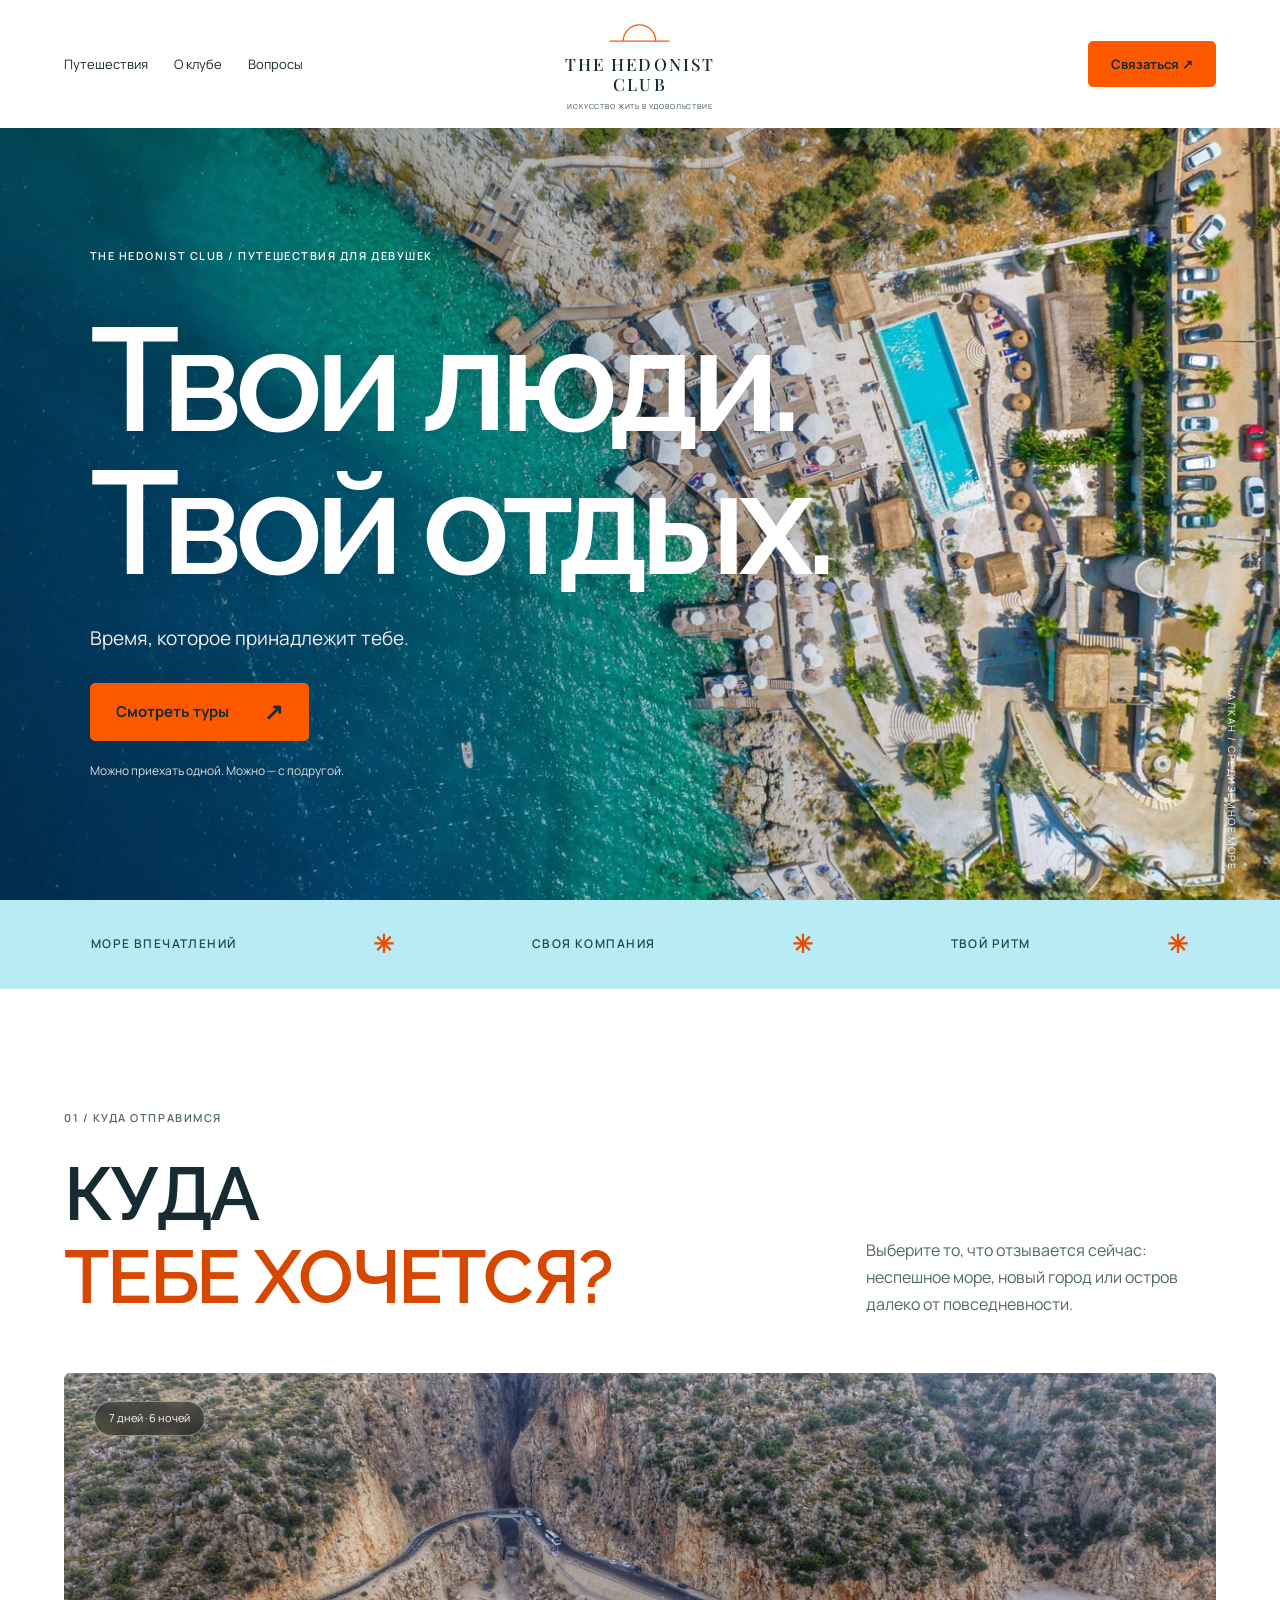
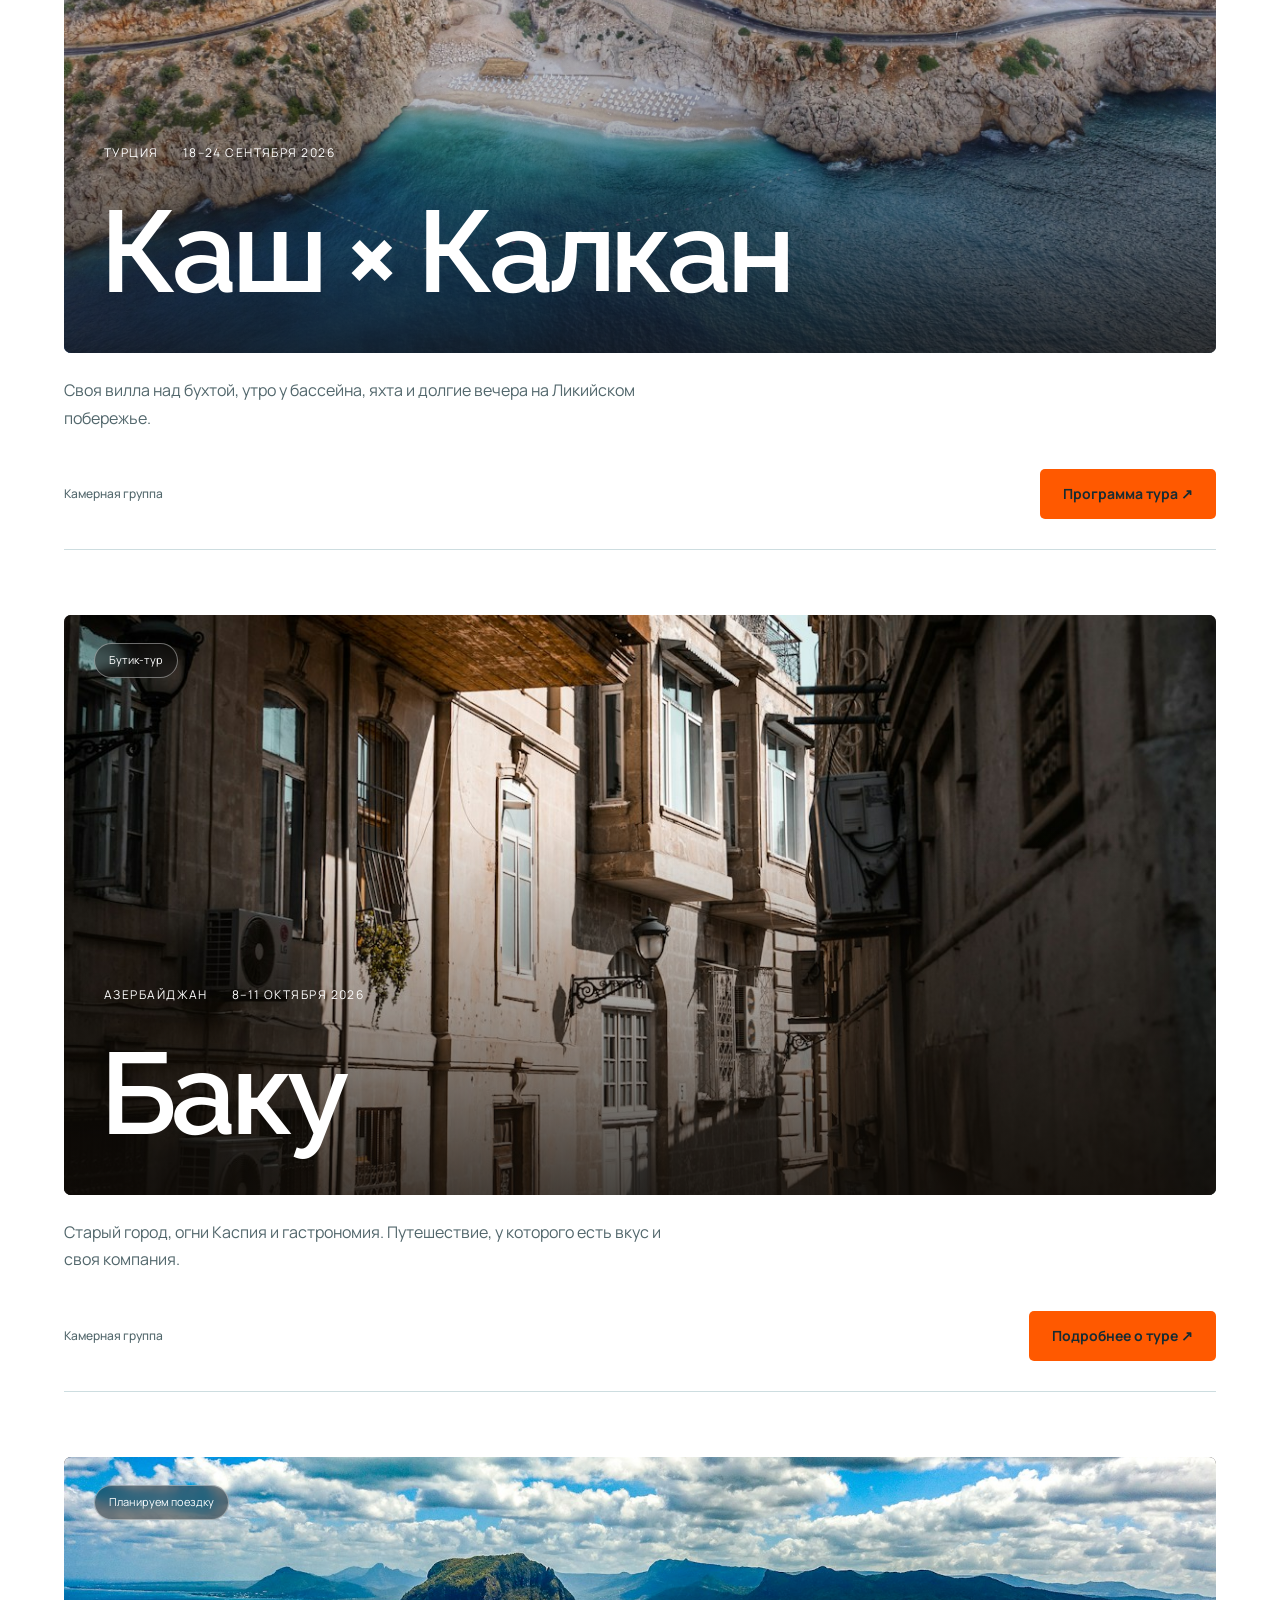
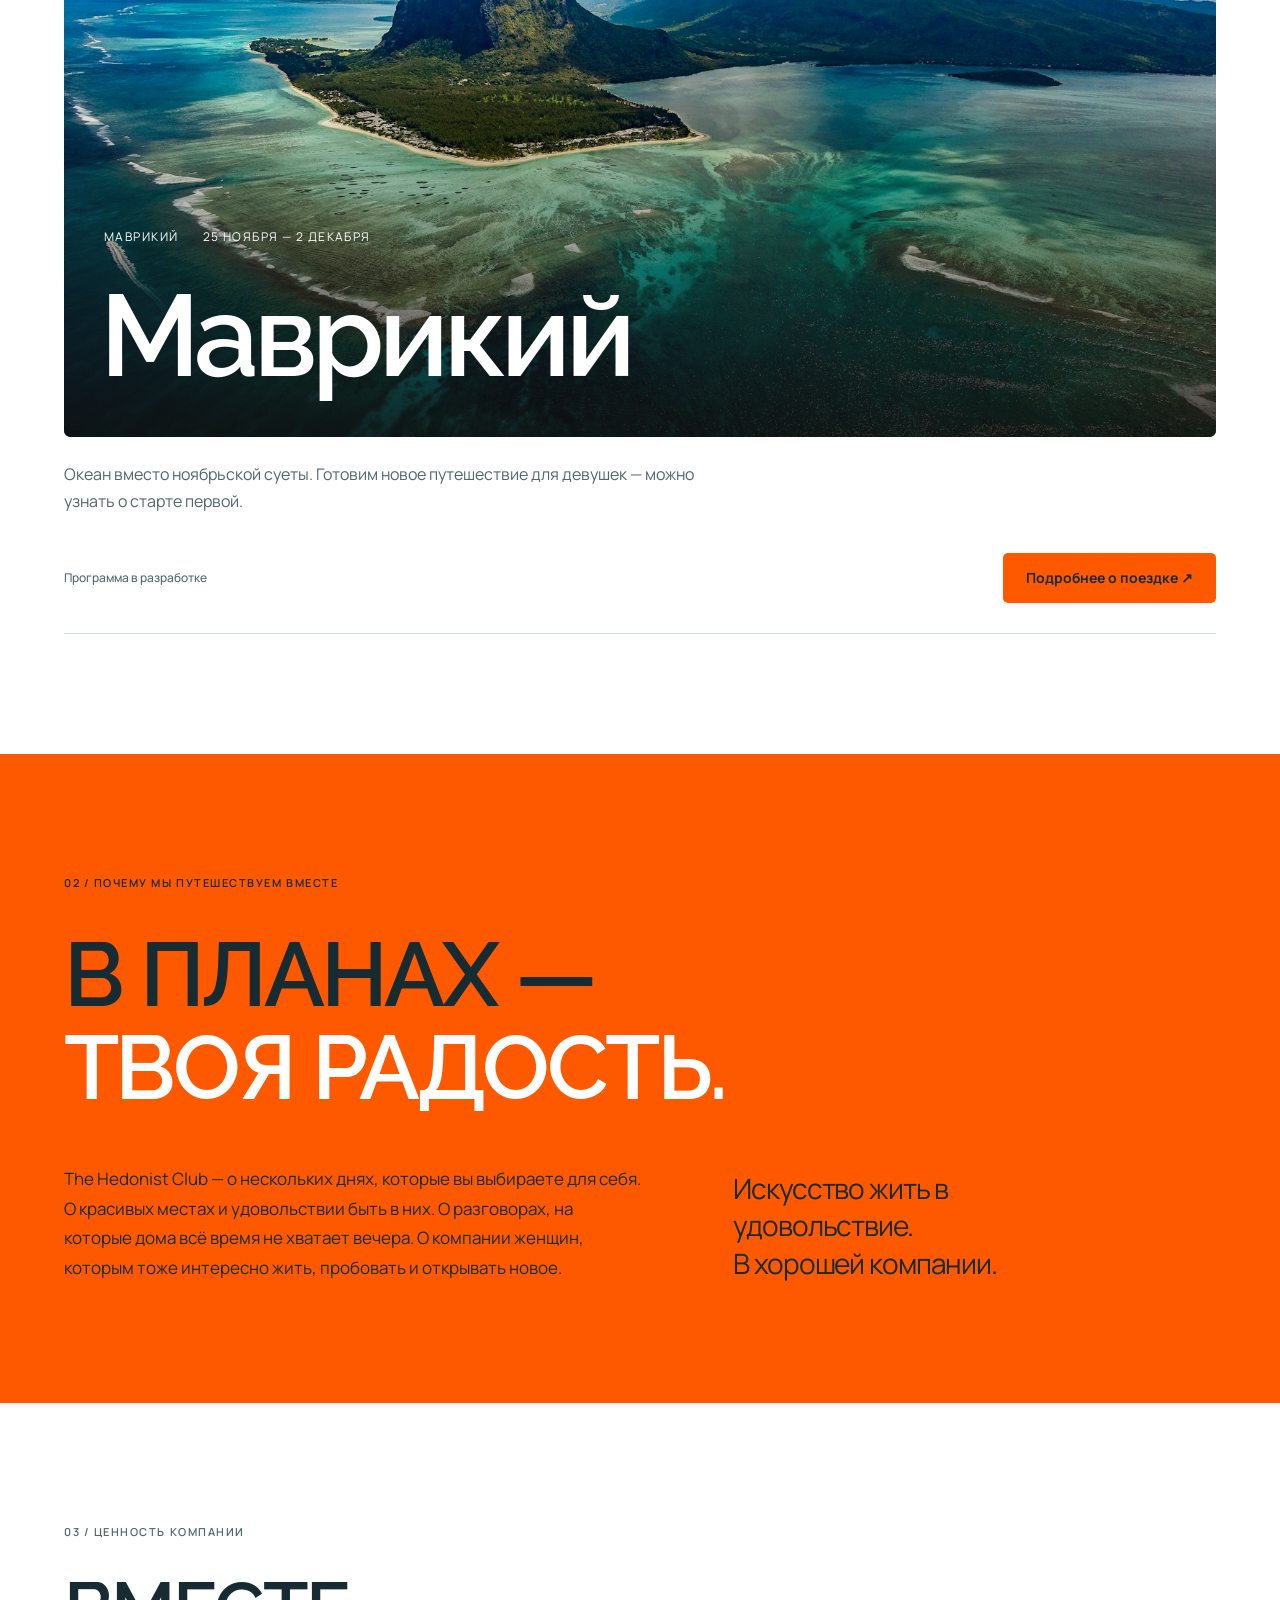
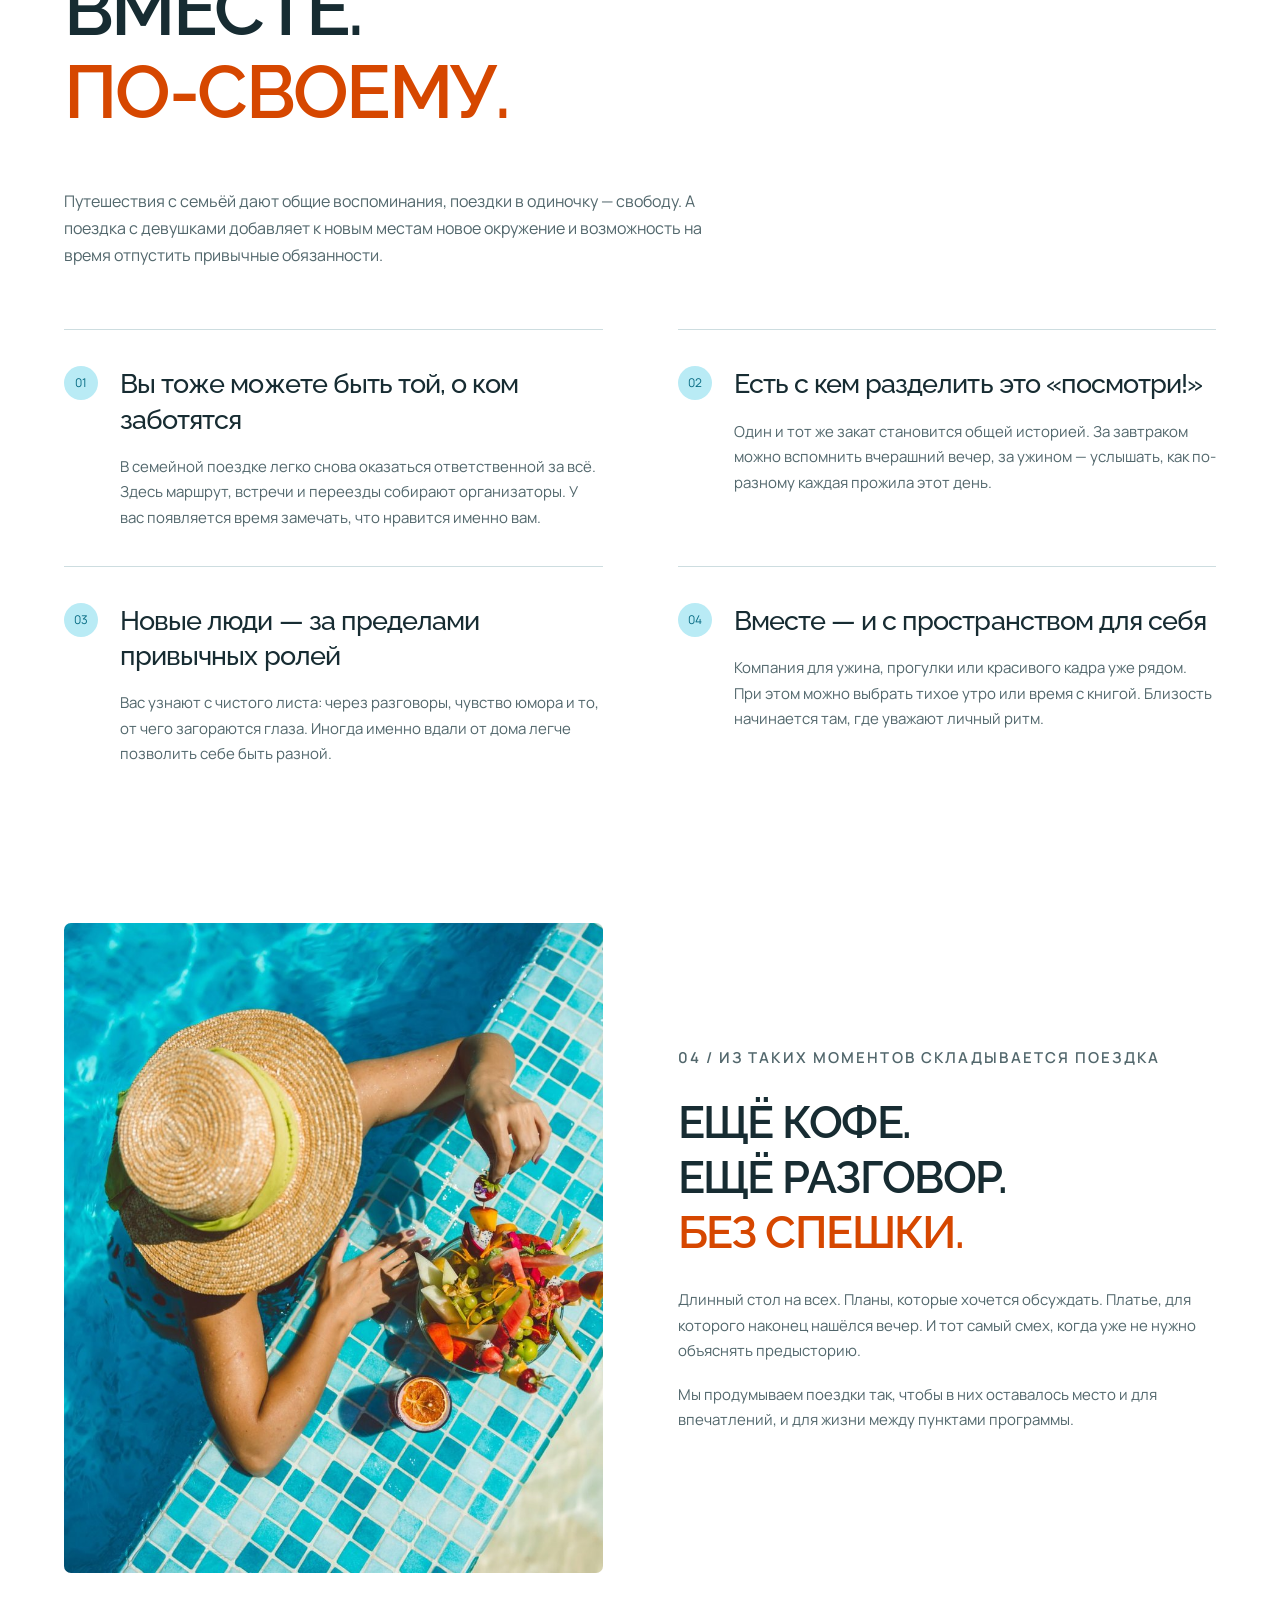
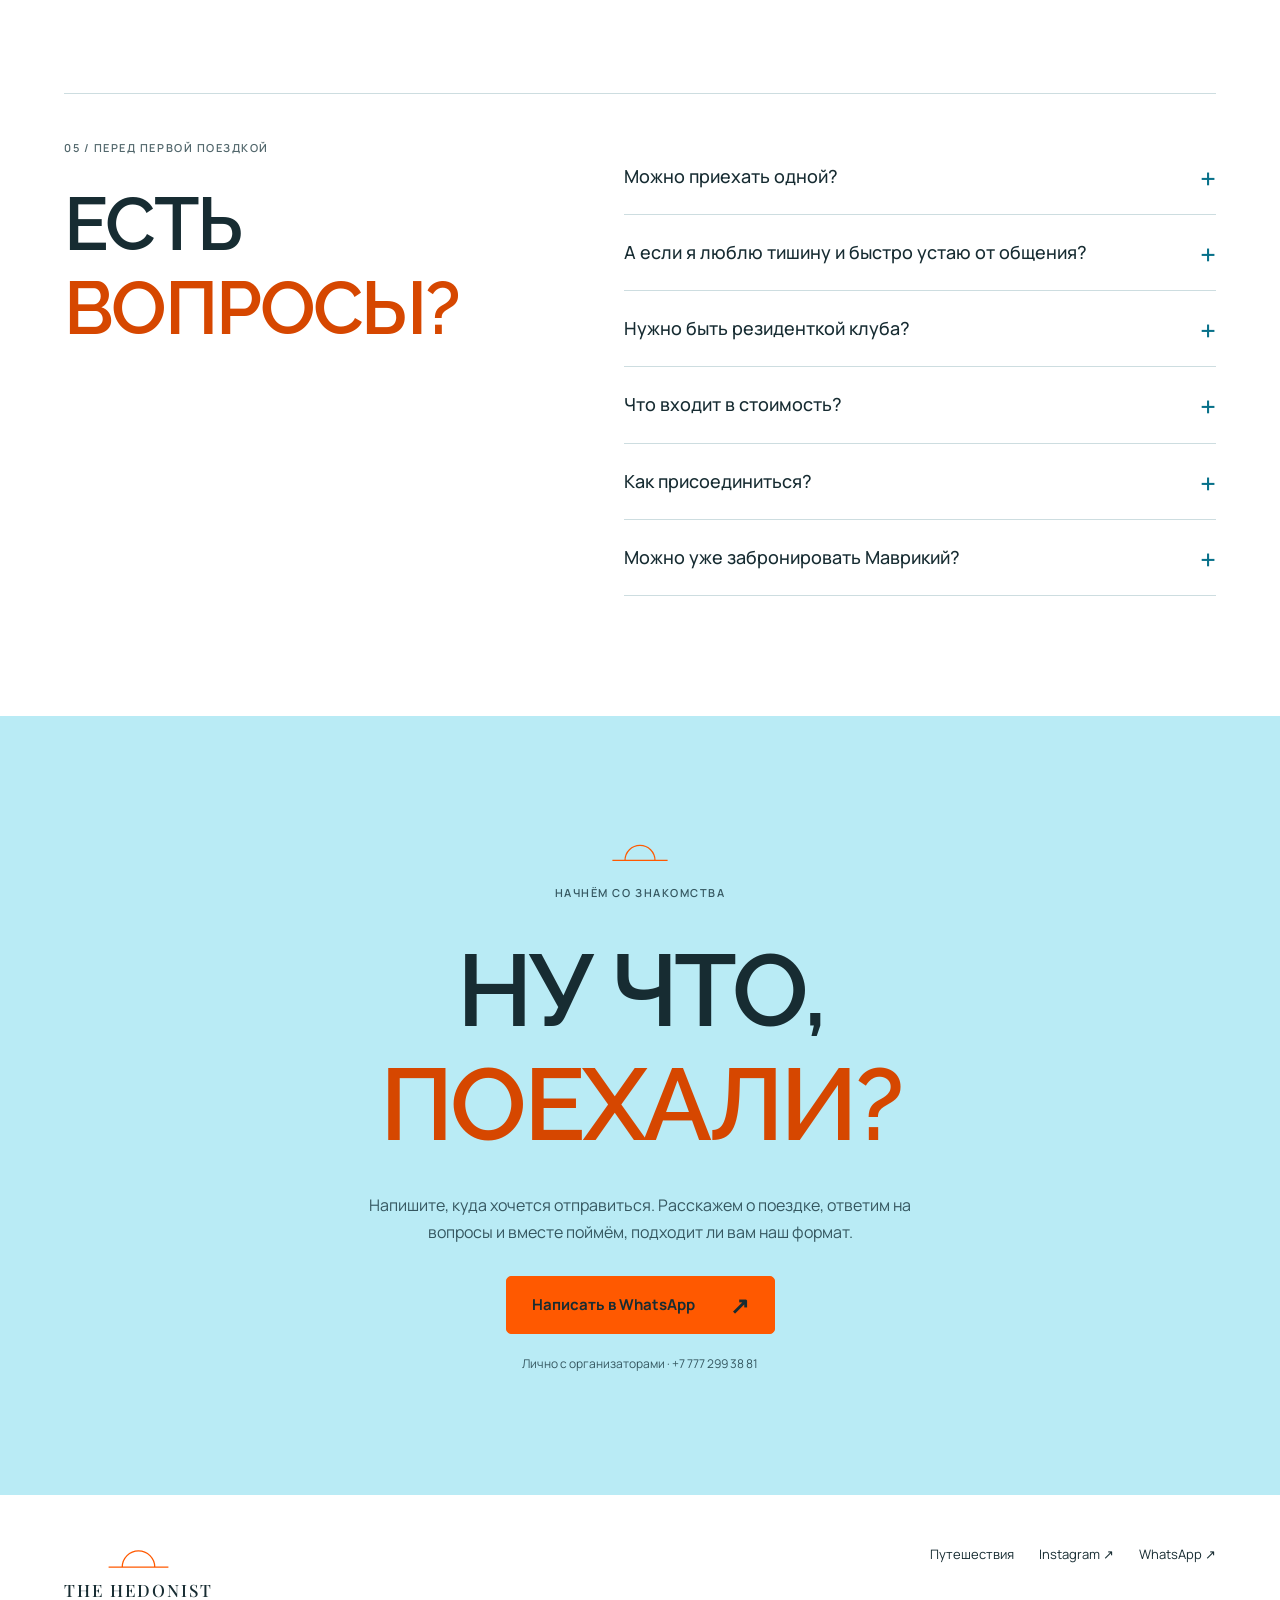
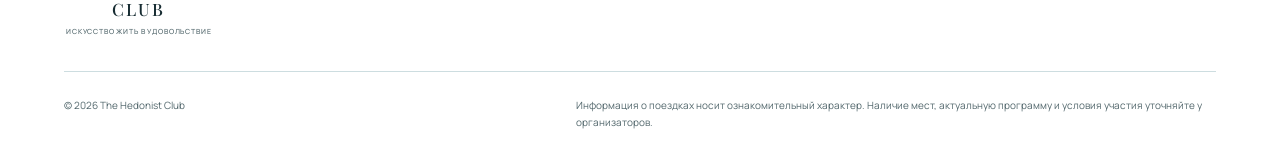
<file: index.html>
<!doctype html><html lang="ru"><head><meta charset="utf-8"><meta name="viewport" content="width=device-width,initial-scale=1"><title>The Hedonist Club — путешествия для девушек</title><meta name="description" content="Каш × Калкан, Баку и Маврикий. Камерные путешествия для девушек: красивые места, общие впечатления и время для себя."><meta name="theme-color" content="#ff5900"><link rel="icon" href="favicon.svg" type="image/svg+xml"><link rel="stylesheet" href="site.css"><link rel="stylesheet" href="light.css"><link rel="canonical" href="https://hedonistclub.kz/"></head><body><a class="skip" href="#main">Перейти к содержанию</a><div class="wrap"><nav class="nav" aria-label="Основная навигация"><div class="nav-links"><a href="index.html#journeys">Путешествия</a><a href="index.html#about">О клубе</a><a href="index.html#faq">Вопросы</a></div><a class="wordmark" href="index.html" aria-label="The Hedonist Club — на главную"><svg class="sun" viewBox="0 0 100 42" fill="none" aria-hidden="true"><path d="M4 35h92M25 35a25 25 0 0 1 50 0" stroke="currentColor" stroke-width="2"/></svg><span>THE HEDONIST<br>CLUB</span><small>ИСКУССТВО ЖИТЬ В УДОВОЛЬСТВИЕ</small></a><a class="nav-end" href="index.html#contact">Связаться ↗</a></nav></div>
<main id="main"><section class="new-hero"><div class="hero-copy"><p class="label">THE HEDONIST CLUB / ПУТЕШЕСТВИЯ ДЛЯ ДЕВУШЕК</p><h1>Твои люди.<br>Твой <span>отдых.</span></h1><p class="hero-description">Время, которое принадлежит тебе.</p><a class="btn btn-lime" href="#journeys">Смотреть туры <span aria-hidden="true">↗</span></a><p class="hero-footnote">Можно приехать одной. Можно — с подругой.</p></div><div class="hero-image"><img src="assets/coast-hero.jpg" alt="Пляжные террасы на скалистом берегу Калкана и прозрачное Средиземное море" fetchpriority="high"><span class="image-sticker">ВРЕМЯ<br>ДЛЯ СЕБЯ ↗</span><span class="image-caption">КАЛКАН / СРЕДИЗЕМНОЕ МОРЕ</span></div></section><div class="ribbon" aria-hidden="true"><span>МОРЕ ВПЕЧАТЛЕНИЙ</span><b>✳</b><span>СВОЯ КОМПАНИЯ</span><b>✳</b><span>ТВОЙ РИТМ</span><b>✳</b></div><div class="wrap">
<section class="section" id="journeys"><div class="section-head"><div><p class="label">01 / Куда отправимся</p><h2>КУДА<br><em>ТЕБЕ ХОЧЕТСЯ?</em></h2></div><p>Выберите то, что отзывается сейчас: неспешное море, новый город или остров далеко от повседневности.</p></div><div class="trip-grid"><article class="trip"><a class="trip-photo" style="display:block" href="kas-kalkan.html" aria-label="Каш × Калкан: подробнее"><img src="assets/kas-kaputas.jpg" alt="Скалы и бирюзовое море на пляже Капуташ между Кашем и Калканом" loading="lazy"><span class="badge">7 дней · 6 ночей</span></a><div class="trip-meta"><span>Турция</span><span>18–24 сентября 2026</span></div><h3><a href="kas-kalkan.html">Каш × Калкан</a></h3><p>Своя вилла над бухтой, утро у бассейна, яхта и долгие вечера на Ликийском побережье.</p><div class="trip-bottom"><b>Камерная группа</b><a href="kas-kalkan.html">Программа тура ↗</a></div></article><article class="trip"><a class="trip-photo" style="display:block" href="baku.html" aria-label="Баку: подробнее"><img src="assets/baku.jpg" alt="Каменная улочка в старом городе Баку" loading="lazy"><span class="badge">Бутик-тур</span></a><div class="trip-meta"><span>Азербайджан</span><span>8–11 октября 2026</span></div><h3><a href="baku.html">Баку</a></h3><p>Старый город, огни Каспия и гастрономия. Путешествие, у которого есть вкус и своя компания.</p><div class="trip-bottom"><b>Камерная группа</b><a href="baku.html">Подробнее о туре ↗</a></div></article><article class="trip"><a class="trip-photo" style="display:block" href="mauritius.html" aria-label="Маврикий: подробнее"><img src="assets/mauritius.jpg" alt="Гора Ле-Морн и бирюзовая лагуна Маврикия с высоты" loading="lazy"><span class="badge">Планируем поездку</span></a><div class="trip-meta"><span>Маврикий</span><span>25 ноября — 2 декабря</span></div><h3><a href="mauritius.html">Маврикий</a></h3><p>Океан вместо ноябрьской суеты. Готовим новое путешествие для девушек — можно узнать о старте первой.</p><div class="trip-bottom"><b>Программа в разработке</b><a href="mauritius.html">Подробнее о поездке ↗</a></div></article></div></section></div>
<section class="manifesto section" id="about"><div class="wrap"><p class="label">02 / Почему мы путешествуем вместе</p><h2>В ПЛАНАХ —<br><em>ТВОЯ РАДОСТЬ.</em></h2><div class="manifesto-bottom"><p>The Hedonist Club — о нескольких днях, которые вы выбираете для себя. О красивых местах и удовольствии быть в них. О разговорах, на которые дома всё время не хватает вечера. О компании женщин, которым тоже интересно жить, пробовать и открывать новое.</p><p class="signature">Искусство жить в удовольствие.<br>В хорошей компании.</p></div></div></section>
<section class="section wrap"><div class="section-head"><div><p class="label">03 / Ценность компании</p><h2>ВМЕСТЕ.<br><em>ПО-СВОЕМУ.</em></h2></div></div><p class="muted" style="max-width:660px">Путешествия с семьёй дают общие воспоминания, поездки в одиночку — свободу. А поездка с девушками добавляет к новым местам новое окружение и возможность на время отпустить привычные обязанности.</p><div class="reasons"><article class="reason"><span>01</span><div><h3>Вы тоже можете быть той, о ком заботятся</h3><p>В семейной поездке легко снова оказаться ответственной за всё. Здесь маршрут, встречи и переезды собирают организаторы. У вас появляется время замечать, что нравится именно вам.</p></div></article><article class="reason"><span>02</span><div><h3>Есть с кем разделить это «посмотри!»</h3><p>Один и тот же закат становится общей историей. За завтраком можно вспомнить вчерашний вечер, за ужином — услышать, как по-разному каждая прожила этот день.</p></div></article><article class="reason"><span>03</span><div><h3>Новые люди — за пределами привычных ролей</h3><p>Вас узнают с чистого листа: через разговоры, чувство юмора и то, от чего загораются глаза. Иногда именно вдали от дома легче позволить себе быть разной.</p></div></article><article class="reason"><span>04</span><div><h3>Вместе — и с пространством для себя</h3><p>Компания для ужина, прогулки или красивого кадра уже рядом. При этом можно выбрать тихое утро или время с книгой. Близость начинается там, где уважают личный ритм.</p></div></article></div></section>
<section class="moments wrap"><figure><img src="assets/coast-detail.jpg" alt="Летний отдых у воды в Калкане" loading="lazy"></figure><div><p class="label">04 / Из таких моментов складывается поездка</p><h2>ЕЩЁ КОФЕ.<br>ЕЩЁ РАЗГОВОР.<br><em>БЕЗ СПЕШКИ.</em></h2><p>Длинный стол на всех. Планы, которые хочется обсуждать. Платье, для которого наконец нашёлся вечер. И тот самый смех, когда уже не нужно объяснять предысторию.</p><p>Мы продумываем поездки так, чтобы в них оставалось место и для впечатлений, и для жизни между пунктами программы.</p></div></section>
<section class="section wrap" id="faq"><div class="faq-section" style="padding-top:45px"><div><p class="label">05 / Перед первой поездкой</p><h2>ЕСТЬ<br><em>ВОПРОСЫ?</em></h2></div><div><details><summary>Можно приехать одной?</summary><p>Да. Не нужно ждать, пока совпадут отпуска подруг. Вы можете присоединиться самостоятельно: знакомство и совместные дни — часть формата. Перед поездкой расскажем, как всё устроено, и ответим на ваши вопросы.</p></details><details><summary>А если я люблю тишину и быстро устаю от общения?</summary><p>Об этом можно спокойно сказать заранее. Расскажем о ритме конкретного тура, совместных активностях и свободном времени, чтобы вы поняли, подходит ли вам поездка.</p></details><details><summary>Нужно быть резиденткой клуба?</summary><p>Присоединиться могут и новые участницы. Расскажите, какой тур вам интересен, — познакомимся и обсудим детали поездки.</p></details><details><summary>Что входит в стоимость?</summary><p>Наполнение зависит от направления. Стандартный пакет включает проживание с завтраками, приветственный ужин, экскурсии, поездки по программе и трансфер. Подробнее о том, что входит в выбранный тур, расскажем на консультации.</p></details><details><summary>Как присоединиться?</summary><p>Выберите направление и напишите в WhatsApp. Обсудим ваш запрос, программу, стоимость и наличие мест. После этого можно принять решение и согласовать бронирование.</p></details><details><summary>Можно уже забронировать Маврикий?</summary><p>Пока мы собираем интерес к поездке на 25 ноября — 2 декабря 2026 года. Напишите, что хотите узнать о старте: сообщим, когда будут готовы программа, условия и стоимость. Обращение не означает бронирование или оплату.</p></details></div></div></section>
<section class="contact section" id="contact"><div class="wrap"><svg class="sun" viewBox="0 0 100 42" fill="none" aria-hidden="true"><path d="M4 35h92M25 35a25 25 0 0 1 50 0" stroke="currentColor" stroke-width="2"/></svg><p class="label" style="margin-top:16px">Начнём со знакомства</p><h2>НУ ЧТО,<br><em>ПОЕХАЛИ?</em></h2><p>Напишите, куда хочется отправиться. Расскажем о поездке, ответим на вопросы и вместе поймём, подходит ли вам наш формат.</p><a class="btn" href="https://wa.me/77772993881?text=%D0%97%D0%B4%D1%80%D0%B0%D0%B2%D1%81%D1%82%D0%B2%D1%83%D0%B9%D1%82%D0%B5%21%20%D0%A5%D0%BE%D1%87%D1%83%20%D1%83%D0%B7%D0%BD%D0%B0%D1%82%D1%8C%20%D0%BE%20%D0%BF%D1%83%D1%82%D0%B5%D1%88%D0%B5%D1%81%D1%82%D0%B2%D0%B8%D1%8F%D1%85%20The%20Hedonist%20Club." target="_blank" rel="noopener">Написать в WhatsApp <span aria-hidden="true">↗</span></a><p class="after">Лично с организаторами · +7 777 299 38 81</p></div></section></main><footer class="footer wrap"><div class="footer-top"><a class="wordmark" href="index.html" aria-label="The Hedonist Club — на главную"><svg class="sun" viewBox="0 0 100 42" fill="none" aria-hidden="true"><path d="M4 35h92M25 35a25 25 0 0 1 50 0" stroke="currentColor" stroke-width="2"/></svg><span>THE HEDONIST<br>CLUB</span><small>ИСКУССТВО ЖИТЬ В УДОВОЛЬСТВИЕ</small></a><div class="footer-links"><a href="index.html#journeys">Путешествия</a><a href="https://www.instagram.com/thehedonist.club" target="_blank" rel="noopener">Instagram ↗</a><a href="https://wa.me/77772993881" target="_blank" rel="noopener">WhatsApp ↗</a></div></div><div class="footer-note"><span>© 2026 The Hedonist Club</span><p>Информация о поездках носит ознакомительный характер. Наличие мест, актуальную программу и условия участия уточняйте у организаторов.</p></div></footer></body></html>
</file>
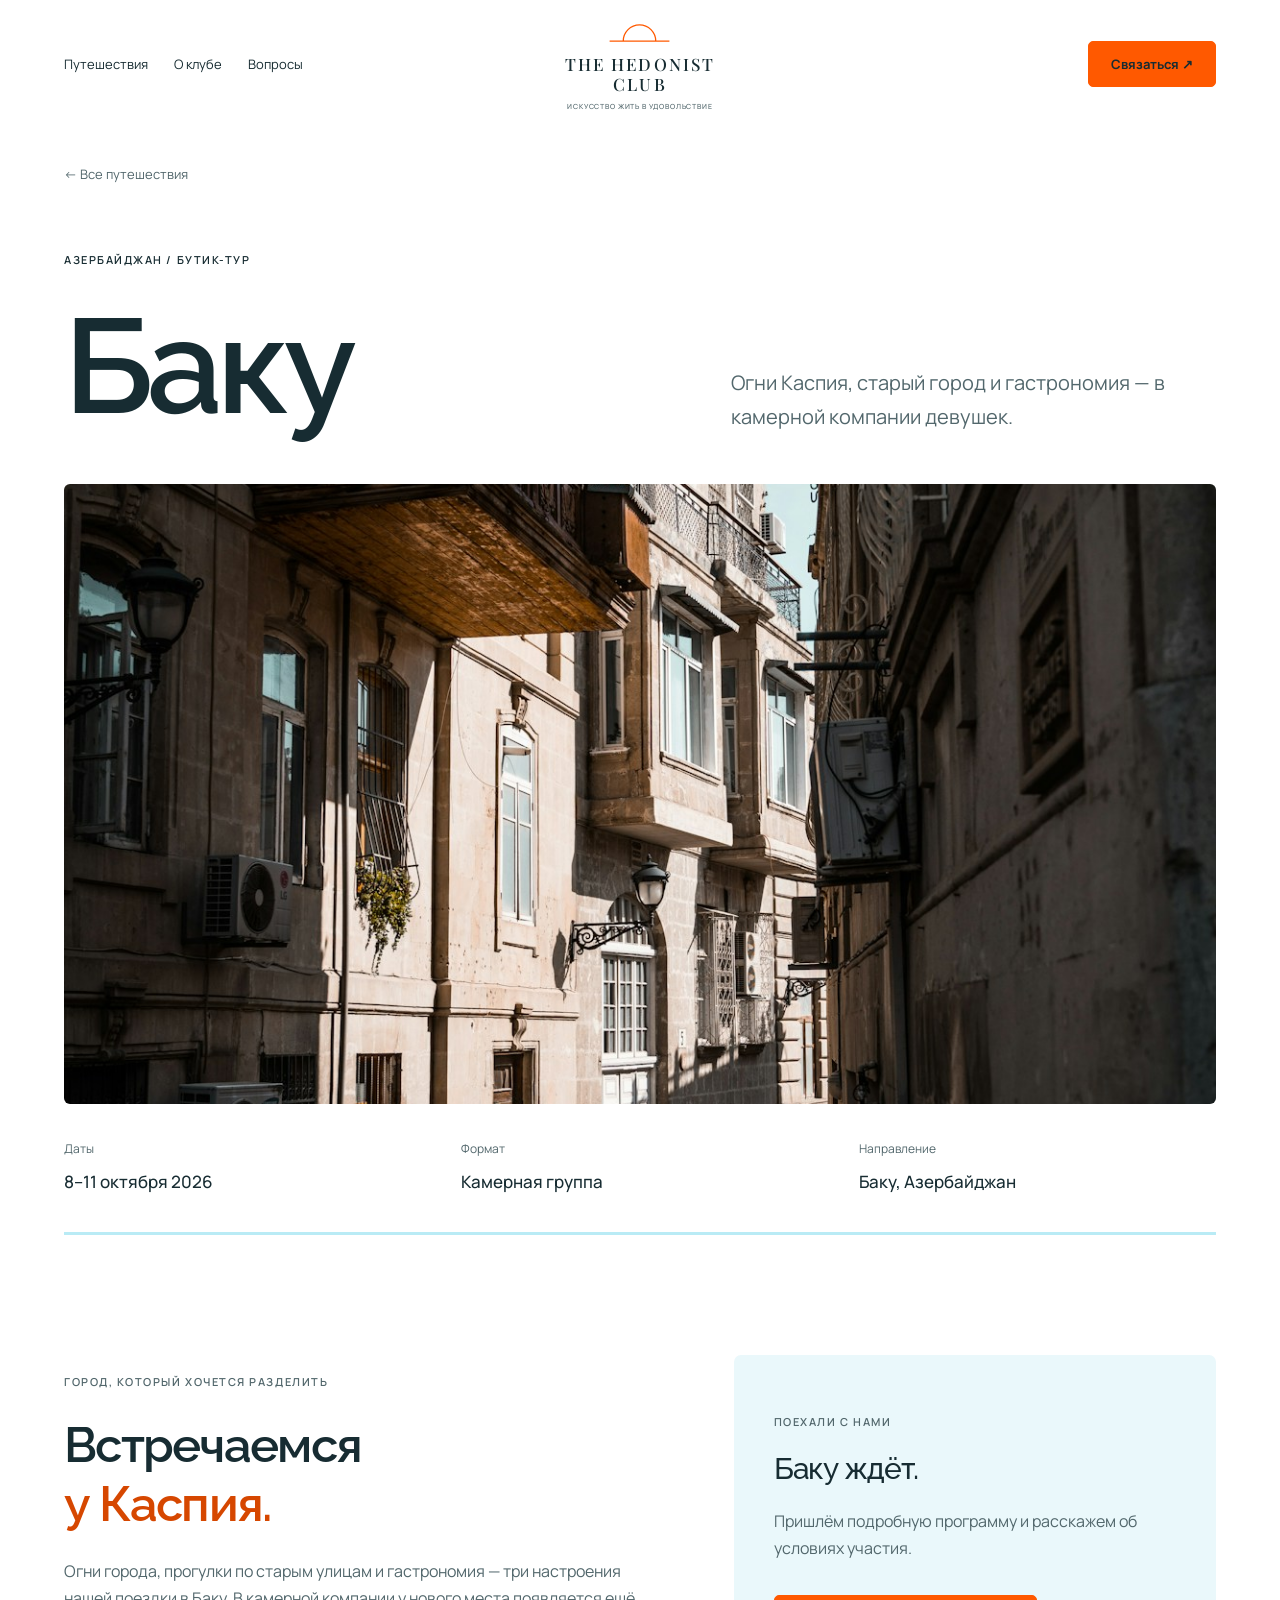
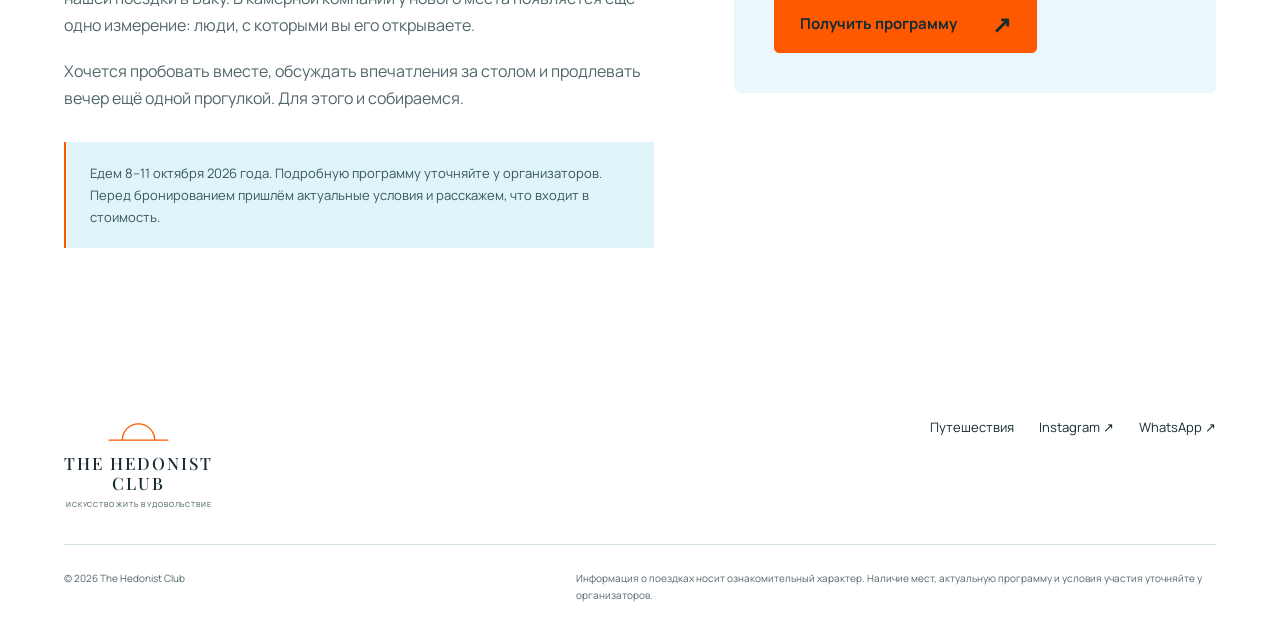
<file: baku.html>
<!doctype html><html lang="ru"><head><meta charset="utf-8"><meta name="viewport" content="width=device-width,initial-scale=1"><title>Баку — The Hedonist Club</title><meta name="description" content="Огни Каспия, старый город и гастрономия — в камерной компании девушек."><meta name="theme-color" content="#ff5900"><link rel="icon" href="favicon.svg" type="image/svg+xml"><link rel="stylesheet" href="site.css"><link rel="stylesheet" href="light.css"><link rel="canonical" href="https://hedonistclub.kz/baku.html"></head><body><a class="skip" href="#main">Перейти к содержанию</a><div class="wrap"><nav class="nav" aria-label="Основная навигация"><div class="nav-links"><a href="index.html#journeys">Путешествия</a><a href="index.html#about">О клубе</a><a href="index.html#faq">Вопросы</a></div><a class="wordmark" href="index.html" aria-label="The Hedonist Club — на главную"><svg class="sun" viewBox="0 0 100 42" fill="none" aria-hidden="true"><path d="M4 35h92M25 35a25 25 0 0 1 50 0" stroke="currentColor" stroke-width="2"/></svg><span>THE HEDONIST<br>CLUB</span><small>ИСКУССТВО ЖИТЬ В УДОВОЛЬСТВИЕ</small></a><a class="nav-end" href="index.html#contact">Связаться ↗</a></nav></div><main class="wrap" id="main"><div class="detail-intro"><a class="back" href="index.html#journeys">← Все путешествия</a><header class="detail-title"><div><span class="label">Азербайджан / Бутик-тур</span><h1>Баку</h1></div><p>Огни Каспия, старый город и гастрономия — в камерной компании девушек.</p></header><img class="detail-cover" src="assets/baku.jpg" alt="Старая улица Баку" fetchpriority="high"><div class="facts"><div><small>Даты</small><b>8–11 октября 2026</b></div><div><small>Формат</small><b>Камерная группа</b></div><div><small>Направление</small><b>Баку, Азербайджан</b></div></div></div><section class="detail-body section"><div><p class="label">Город, который хочется разделить</p><h2>Встречаемся<br><em>у Каспия.</em></h2><p>Огни города, прогулки по старым улицам и гастрономия — три настроения нашей поездки в Баку. В камерной компании у нового места появляется ещё одно измерение: люди, с которыми вы его открываете.</p><p>Хочется пробовать вместе, обсуждать впечатления за столом и продлевать вечер ещё одной прогулкой. Для этого и собираемся.</p><div class="notice">Едем 8–11 октября 2026 года. Подробную программу уточняйте у организаторов. Перед бронированием пришлём актуальные условия и расскажем, что входит в стоимость.</div></div><aside class="price-box"><p class="label">Поехали с нами</p><h3>Баку ждёт.</h3><p>Пришлём подробную программу и расскажем об условиях участия.</p><a class="btn" href="https://wa.me/77772993881?text=%D0%97%D0%B4%D1%80%D0%B0%D0%B2%D1%81%D1%82%D0%B2%D1%83%D0%B9%D1%82%D0%B5%21%20%D0%98%D0%BD%D1%82%D0%B5%D1%80%D0%B5%D1%81%D1%83%D0%B5%D1%82%20%D0%BF%D0%BE%D0%B5%D0%B7%D0%B4%D0%BA%D0%B0%20%D0%B2%20%D0%91%D0%B0%D0%BA%D1%83.%20%D0%9F%D1%80%D0%B8%D1%88%D0%BB%D0%B8%D1%82%D0%B5%2C%20%D0%BF%D0%BE%D0%B6%D0%B0%D0%BB%D1%83%D0%B9%D1%81%D1%82%D0%B0%2C%20%D0%BF%D1%80%D0%BE%D0%B3%D1%80%D0%B0%D0%BC%D0%BC%D1%83%20%D0%BD%D0%B0%208%E2%80%9311%20%D0%BE%D0%BA%D1%82%D1%8F%D0%B1%D1%80%D1%8F%20%D0%B8%20%D1%83%D1%81%D0%BB%D0%BE%D0%B2%D0%B8%D1%8F%20%D1%83%D1%87%D0%B0%D1%81%D1%82%D0%B8%D1%8F." target="_blank" rel="noopener">Получить программу <span aria-hidden="true">↗</span></a></aside></section></main><footer class="footer wrap"><div class="footer-top"><a class="wordmark" href="index.html" aria-label="The Hedonist Club — на главную"><svg class="sun" viewBox="0 0 100 42" fill="none" aria-hidden="true"><path d="M4 35h92M25 35a25 25 0 0 1 50 0" stroke="currentColor" stroke-width="2"/></svg><span>THE HEDONIST<br>CLUB</span><small>ИСКУССТВО ЖИТЬ В УДОВОЛЬСТВИЕ</small></a><div class="footer-links"><a href="index.html#journeys">Путешествия</a><a href="https://www.instagram.com/thehedonist.club" target="_blank" rel="noopener">Instagram ↗</a><a href="https://wa.me/77772993881" target="_blank" rel="noopener">WhatsApp ↗</a></div></div><div class="footer-note"><span>© 2026 The Hedonist Club</span><p>Информация о поездках носит ознакомительный характер. Наличие мест, актуальную программу и условия участия уточняйте у организаторов.</p></div></footer></body></html>
</file>
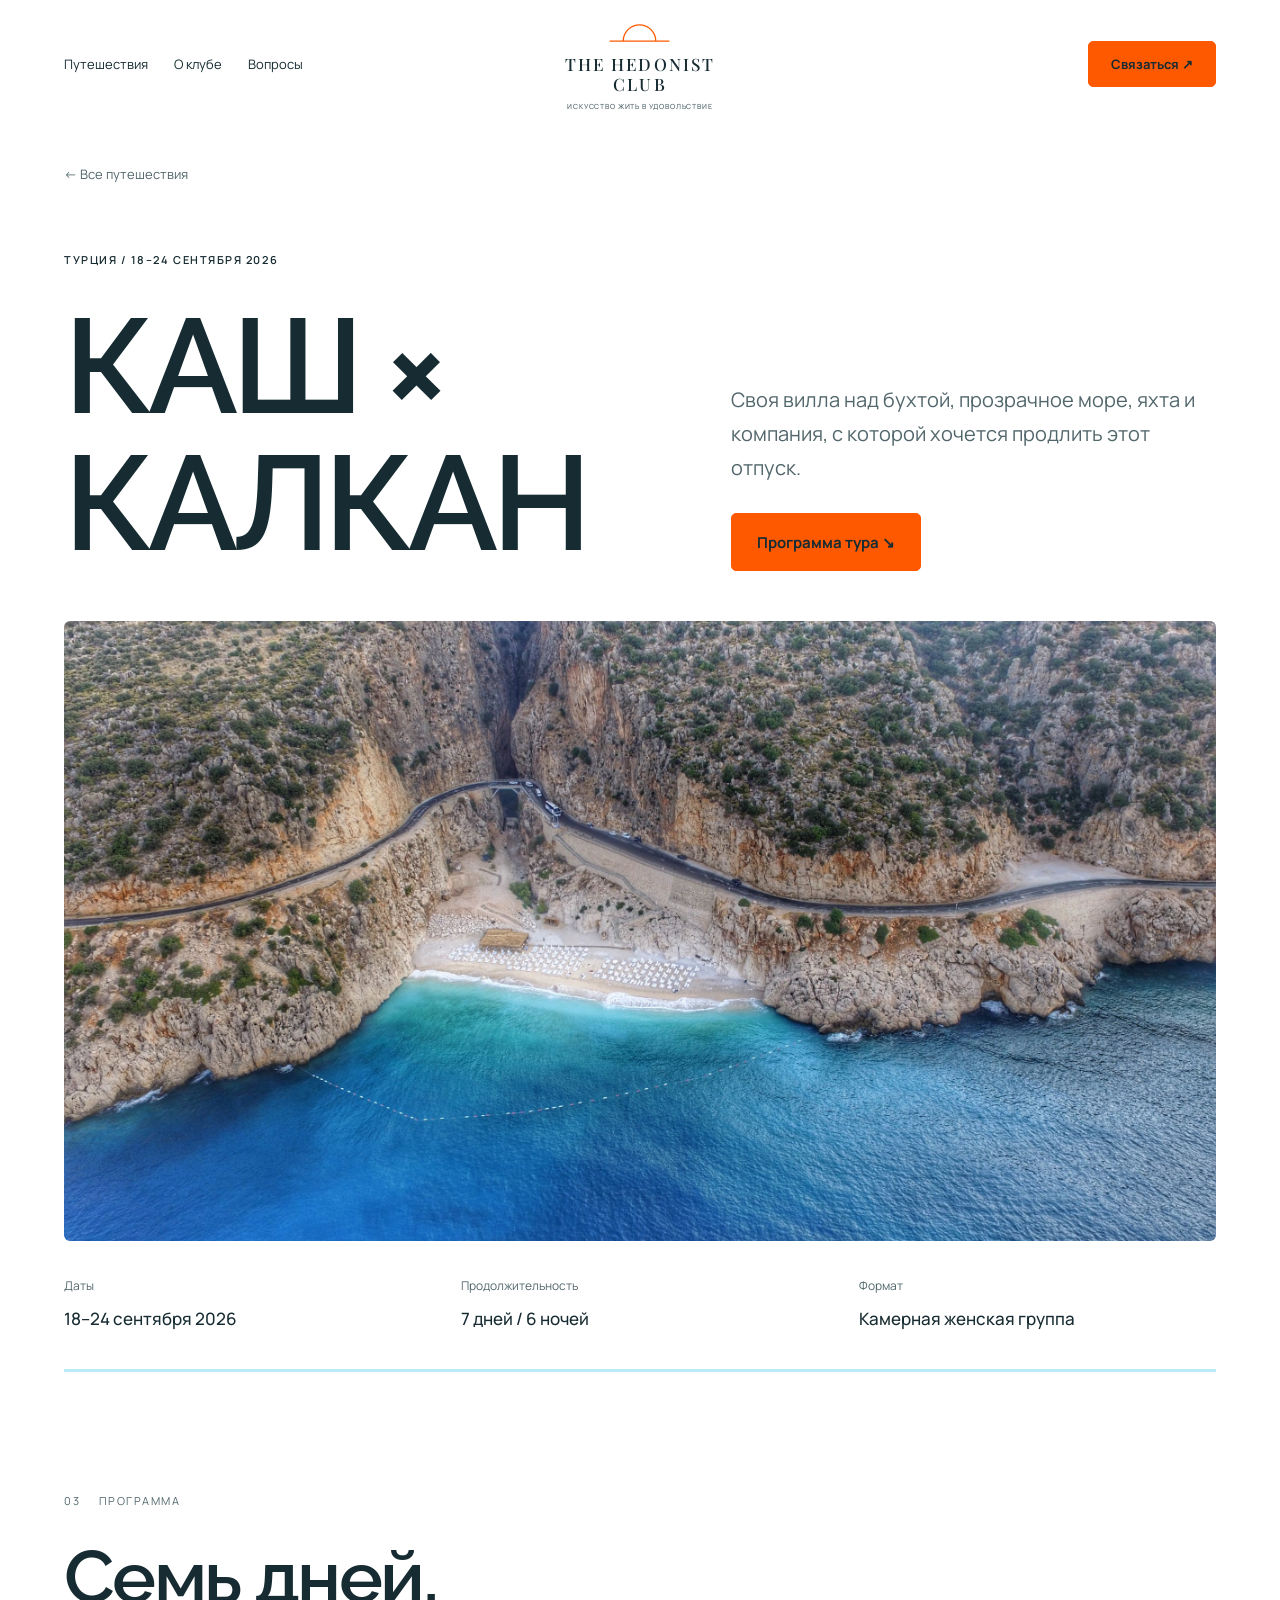
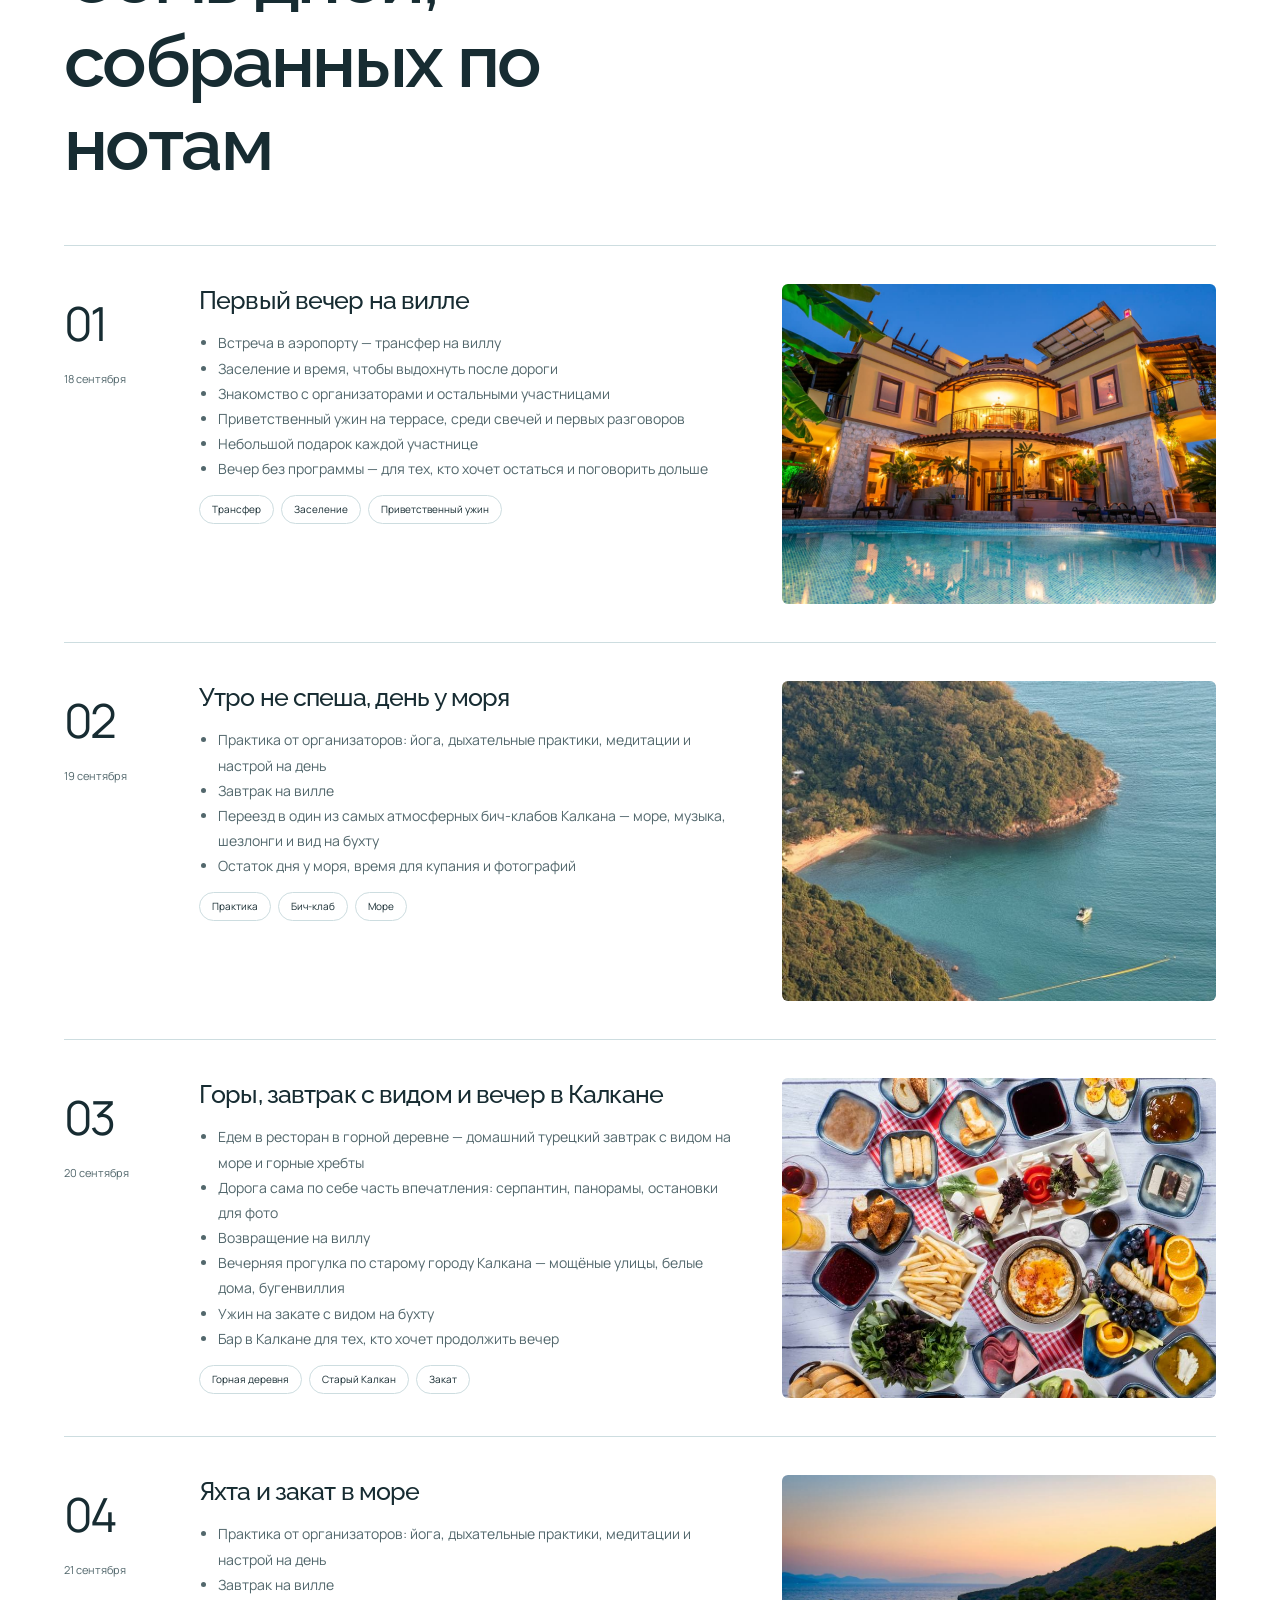
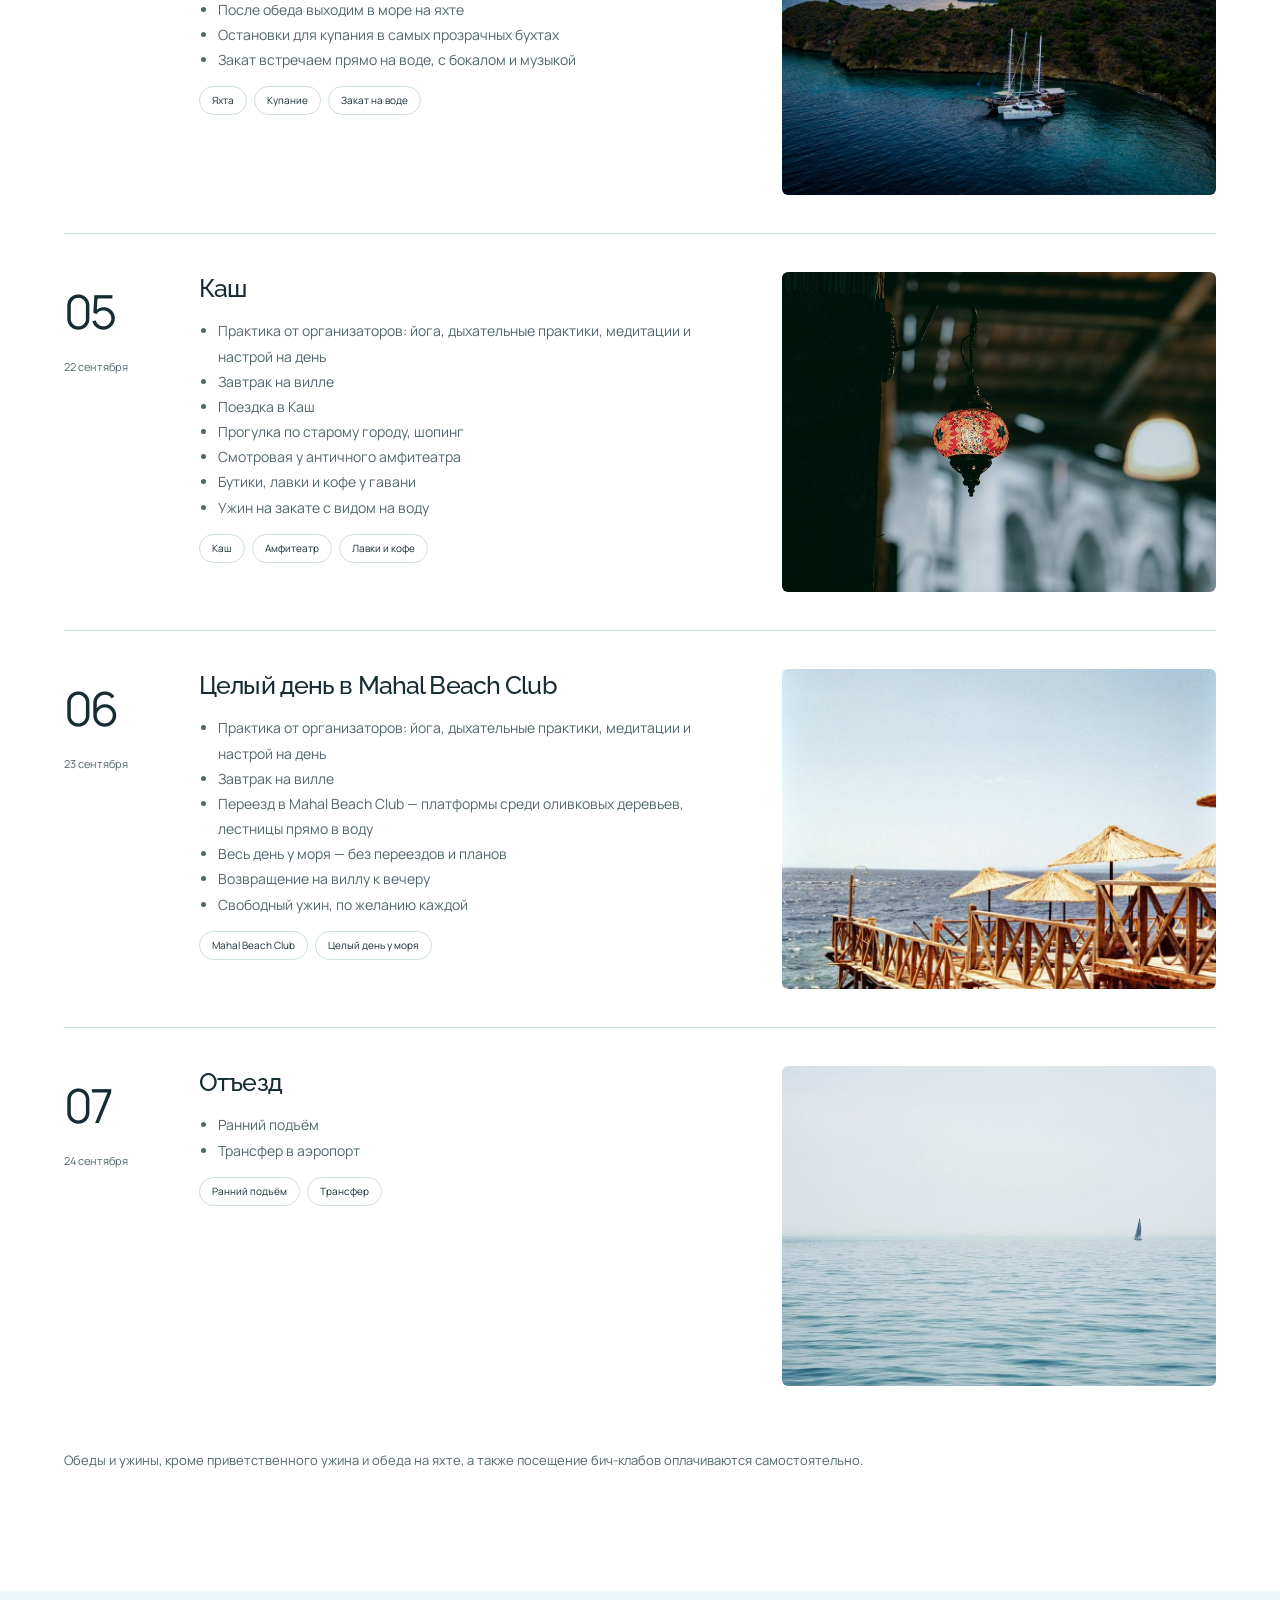
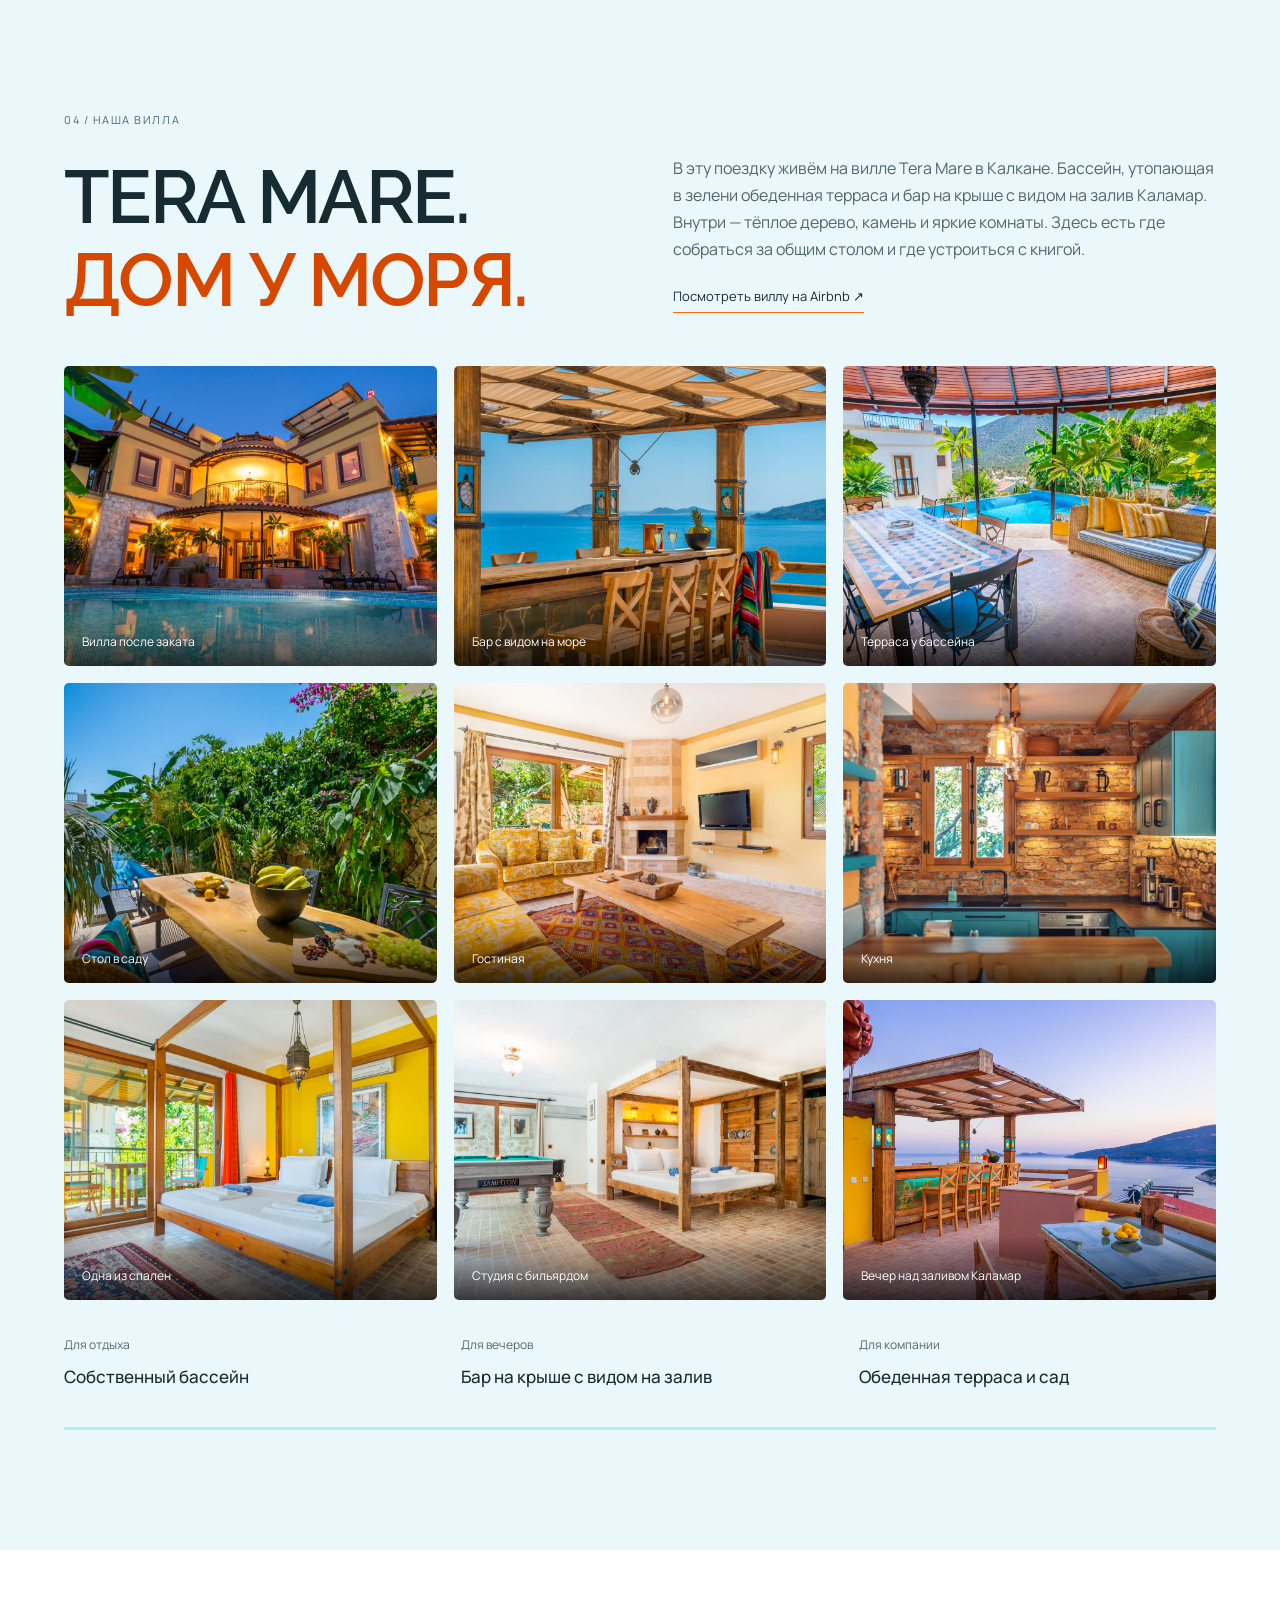
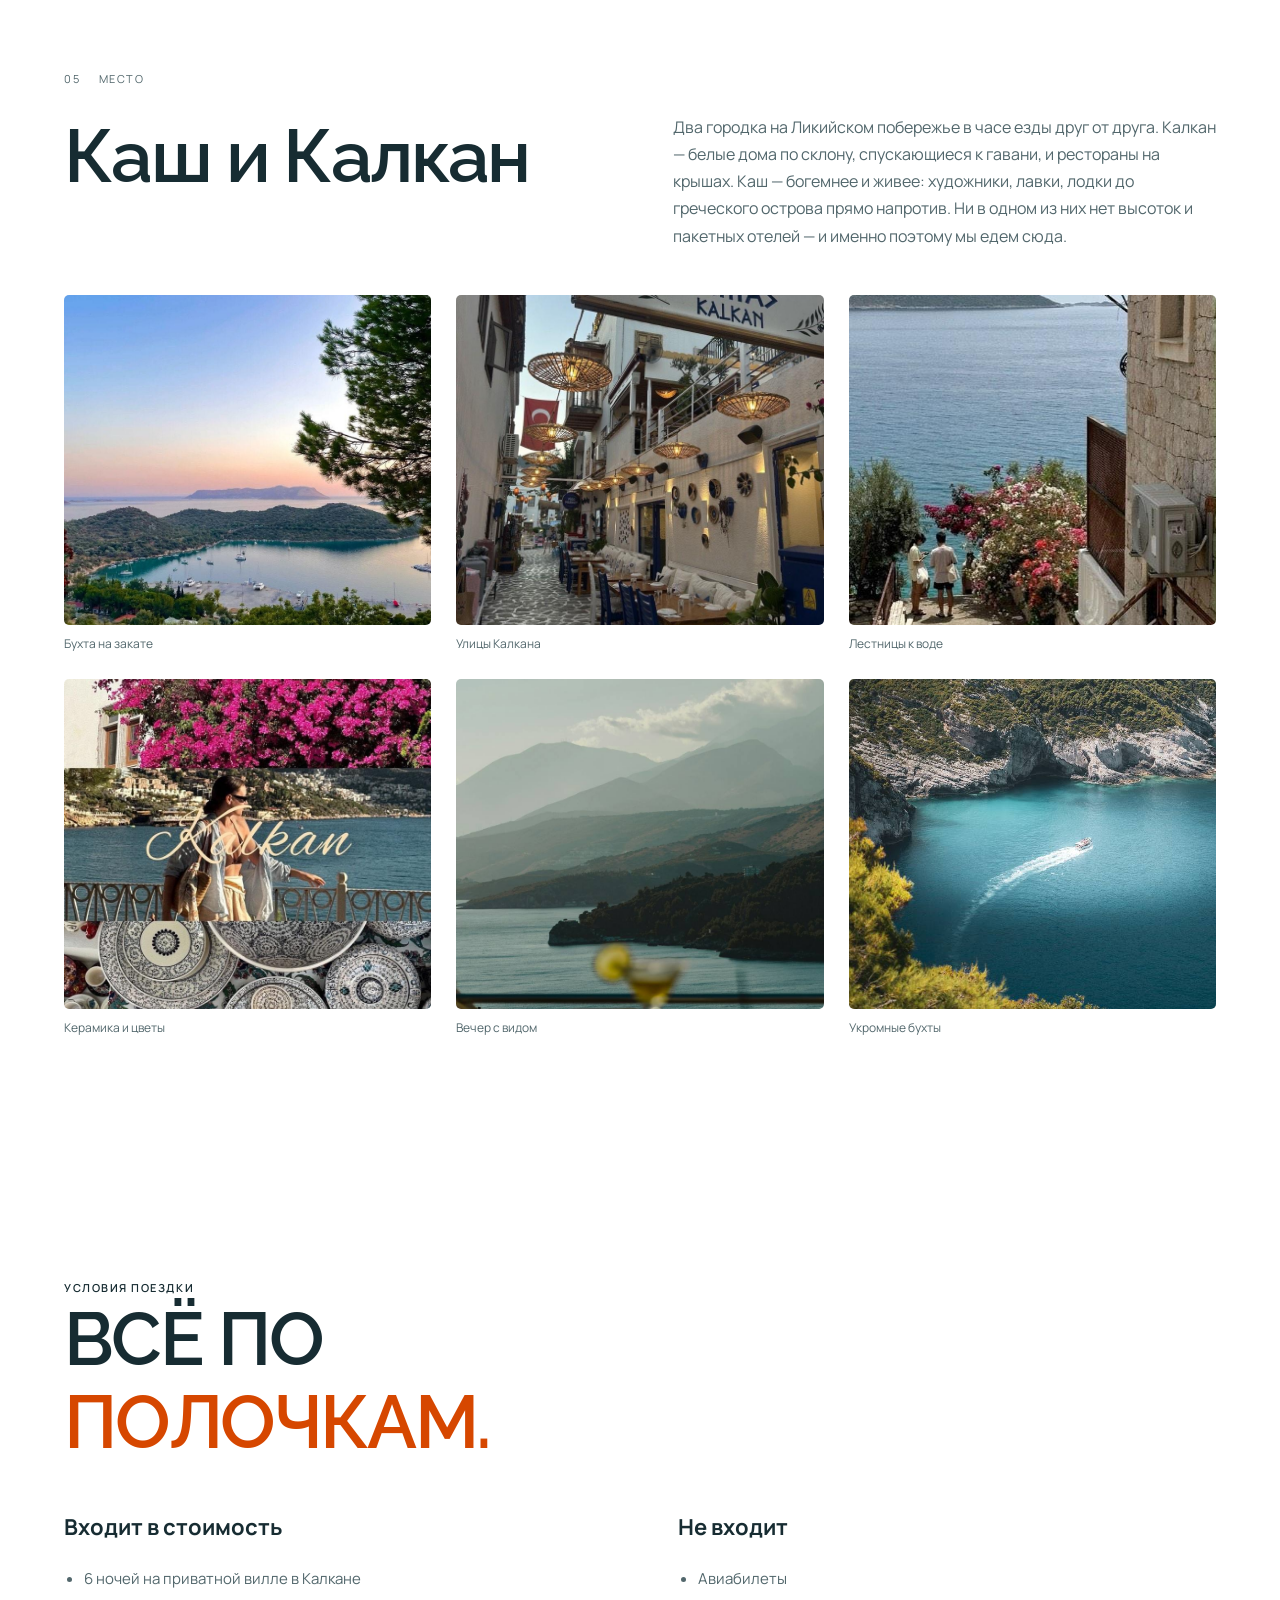
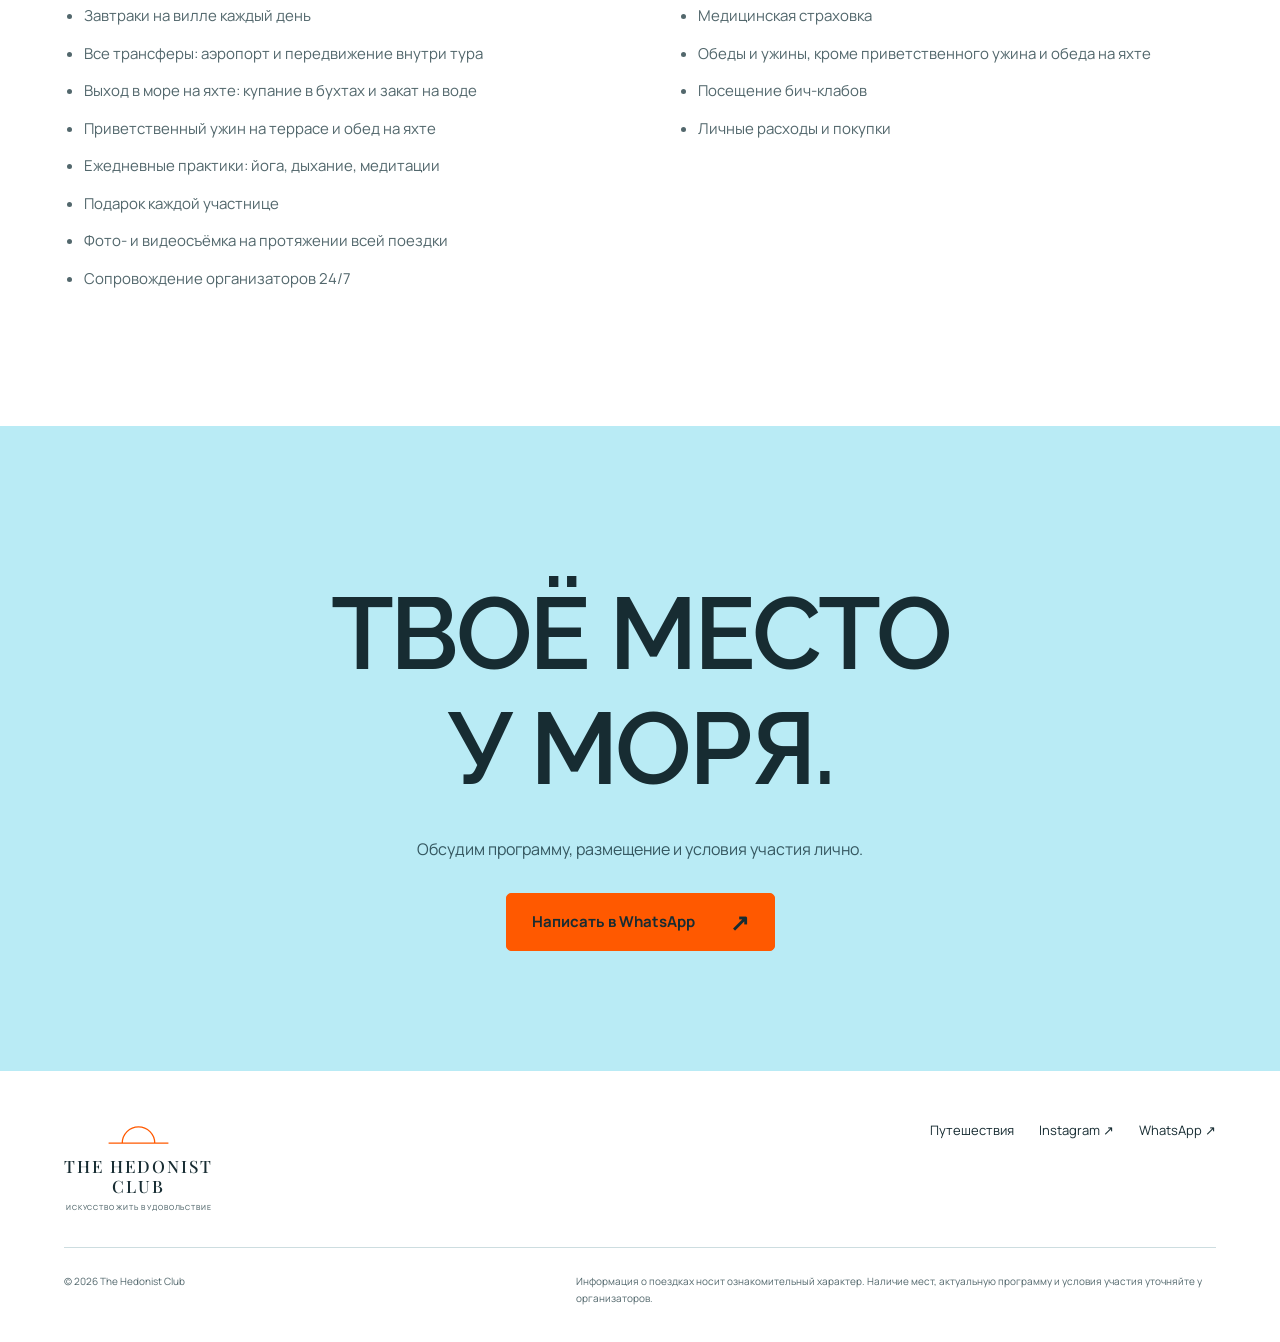
<file: kas-kalkan.html>
<!doctype html><html lang="ru"><head><meta charset="utf-8"><meta name="viewport" content="width=device-width,initial-scale=1"><title>Каш × Калкан — The Hedonist Club</title><meta name="description" content="18–24 сентября 2026. Семь дней на Ликийском побережье: приватная вилла, яхта и женская компания."><meta name="theme-color" content="#ff5900"><link rel="icon" href="favicon.svg" type="image/svg+xml"><link rel="stylesheet" href="site.css"><link rel="stylesheet" href="light.css"><link rel="canonical" href="https://hedonistclub.kz/kas-kalkan.html"></head><body><a class="skip" href="#main">Перейти к содержанию</a><div class="wrap"><nav class="nav" aria-label="Основная навигация"><div class="nav-links"><a href="index.html#journeys">Путешествия</a><a href="index.html#about">О клубе</a><a href="index.html#faq">Вопросы</a></div><a class="wordmark" href="index.html" aria-label="The Hedonist Club — на главную"><svg class="sun" viewBox="0 0 100 42" fill="none" aria-hidden="true"><path d="M4 35h92M25 35a25 25 0 0 1 50 0" stroke="currentColor" stroke-width="2"/></svg><span>THE HEDONIST<br>CLUB</span><small>ИСКУССТВО ЖИТЬ В УДОВОЛЬСТВИЕ</small></a><a class="nav-end" href="index.html#contact">Связаться ↗</a></nav></div><main id="main" class="kas-page"><div class="wrap"><div class="detail-intro"><a class="back" href="index.html#journeys">← Все путешествия</a><header class="detail-title"><div><span class="label">Турция / 18–24 сентября 2026</span><h1>КАШ ×<br>КАЛКАН</h1></div><div><p>Своя вилла над бухтой, прозрачное море, яхта и компания, с которой хочется продлить этот отпуск.</p><a class="btn" href="#program">Программа тура ↘</a></div></header><img class="detail-cover" src="assets/kas-kaputas.jpg" alt="Пляж Капуташ: высокие скалы и бирюзовое Средиземное море"><div class="facts"><div><small>Даты</small><b>18–24 сентября 2026</b></div><div><small>Продолжительность</small><b>7 дней / 6 ночей</b></div><div><small>Формат</small><b>Камерная женская группа</b></div></div></div></div><section id="program" class="section legacy">
  <div class="wrap">
    <p class="eyebrow reveal"><span class="n">03</span> Программа</p>
    <h2 class="h2 reveal" style="max-width:14ch;margin-bottom:clamp(30px,5vw,60px)">Семь дней, собранных по нотам</h2>

    <article class="day reveal">
      <div class="day-mark"><span class="dot"></span><span class="num">01</span><span class="date">18 сентября</span></div>
      <div class="day-body">
        <h3>Первый вечер на вилле</h3>
        <ul class="day-list">
          <li>Встреча в аэропорту — трансфер на виллу</li>
          <li>Заселение и время, чтобы выдохнуть после дороги</li>
          <li>Знакомство с организаторами и остальными участницами</li>
          <li>Приветственный ужин на террасе, среди свечей и первых разговоров</li>
          <li>Небольшой подарок каждой участнице</li>
          <li>Вечер без программы — для тех, кто хочет остаться и поговорить дольше</li>
        </ul>
        <div class="tags"><span class="tag">Трансфер</span><span class="tag">Заселение</span><span class="tag">Приветственный ужин</span></div>
      </div>
          <div class="day-photo"><img src="assets/teramare-01.jpg" alt="Вилла Tera Mare и бассейн вечером" loading="lazy"></div>
    </article>

    <article class="day reveal">
      <div class="day-mark"><span class="dot"></span><span class="num">02</span><span class="date">19 сентября</span></div>
      <div class="day-body">
        <h3>Утро не спеша, день у моря</h3>
        <ul class="day-list">
          <li>Практика от организаторов: йога, дыхательные практики, медитации и настрой на день</li>
          <li>Завтрак на вилле</li>
          <li>Переезд в один из самых атмосферных бич-клабов Калкана — море, музыка, шезлонги и вид на бухту</li>
          <li>Остаток дня у моря, время для купания и фотографий</li>
        </ul>
        <div class="tags"><span class="tag">Практика</span><span class="tag">Бич-клаб</span><span class="tag">Море</span></div>
      </div>
          <div class="day-photo"><img style="object-position:50% 45%" src="assets/kas-03.jpg" alt="Бухта с бирюзовой водой на побережье" loading="lazy"></div>
    </article>

    <article class="day reveal">
      <div class="day-mark"><span class="dot"></span><span class="num">03</span><span class="date">20 сентября</span></div>
      <div class="day-body">
        <h3>Горы, завтрак с видом и вечер в Калкане</h3>
        <ul class="day-list">
          <li>Едем в ресторан в горной деревне — домашний турецкий завтрак с видом на море и горные хребты</li>
          <li>Дорога сама по себе часть впечатления: серпантин, панорамы, остановки для фото</li>
          <li>Возвращение на виллу</li>
          <li>Вечерняя прогулка по старому городу Калкана — мощёные улицы, белые дома, бугенвиллия</li>
          <li>Ужин на закате с видом на бухту</li>
          <li>Бар в Калкане для тех, кто хочет продолжить вечер</li>
        </ul>
        <div class="tags"><span class="tag">Горная деревня</span><span class="tag">Старый Калкан</span><span class="tag">Закат</span></div>
      </div>
          <div class="day-photo"><img src="assets/kas-04.jpg" alt="Турецкий завтрак: множество маленьких тарелок на столе" loading="lazy"></div>
    </article>

    <article class="day reveal">
      <div class="day-mark"><span class="dot"></span><span class="num">04</span><span class="date">21 сентября</span></div>
      <div class="day-body">
        <h3>Яхта и закат в море</h3>
        <ul class="day-list">
          <li>Практика от организаторов: йога, дыхательные практики, медитации и настрой на день</li>
          <li>Завтрак на вилле</li>
          <li>После обеда выходим в море на яхте</li>
          <li>Остановки для купания в самых прозрачных бухтах</li>
          <li>Закат встречаем прямо на воде, с бокалом и музыкой</li>
        </ul>
        <div class="tags"><span class="tag">Яхта</span><span class="tag">Купание</span><span class="tag">Закат на воде</span></div>
      </div>
          <div class="day-photo"><img style="object-position:50% 38%" src="assets/kas-05.jpg" alt="Яхта на якоре в бухте на закате" loading="lazy"></div>
    </article>

    <article class="day reveal">
      <div class="day-mark"><span class="dot"></span><span class="num">05</span><span class="date">22 сентября</span></div>
      <div class="day-body">
        <h3>Каш</h3>
        <ul class="day-list">
          <li>Практика от организаторов: йога, дыхательные практики, медитации и настрой на день</li>
          <li>Завтрак на вилле</li>
          <li>Поездка в Каш</li>
          <li>Прогулка по старому городу, шопинг</li>
          <li>Смотровая у античного амфитеатра</li>
          <li>Бутики, лавки и кофе у гавани</li>
          <li>Ужин на закате с видом на воду</li>
        </ul>
        <div class="tags"><span class="tag">Каш</span><span class="tag">Амфитеатр</span><span class="tag">Лавки и кофе</span></div>
      </div>
          <div class="day-photo"><img src="assets/kas-06.jpg" alt="Турецкий фонарь в лавке" loading="lazy"></div>
    </article>

    <article class="day reveal">
      <div class="day-mark"><span class="dot"></span><span class="num">06</span><span class="date">23 сентября</span></div>
      <div class="day-body">
        <h3>Целый день в Mahal Beach Club</h3>
        <ul class="day-list">
          <li>Практика от организаторов: йога, дыхательные практики, медитации и настрой на день</li>
          <li>Завтрак на вилле</li>
          <li>Переезд в Mahal Beach Club — платформы среди оливковых деревьев, лестницы прямо в воду</li>
          <li>Весь день у моря — без переездов и планов</li>
          <li>Возвращение на виллу к вечеру</li>
          <li>Свободный ужин, по желанию каждой</li>
        </ul>
        <div class="tags"><span class="tag">Mahal Beach Club</span><span class="tag">Целый день у моря</span></div>
      </div>
          <div class="day-photo"><img style="object-position:50% 34%" src="assets/kas-07.jpg" alt="Деревянная платформа бич-клуба с соломенными зонтами над морем" loading="lazy"></div>
    </article>

    <article class="day reveal">
      <div class="day-mark"><span class="dot"></span><span class="num">07</span><span class="date">24 сентября</span></div>
      <div class="day-body">
        <h3>Отъезд</h3>
        <ul class="day-list">
          <li>Ранний подъём</li>
          <li>Трансфер в аэропорт</li>
        </ul>
        <div class="tags"><span class="tag">Ранний подъём</span><span class="tag">Трансфер</span></div>
      </div>
          <div class="day-photo"><img style="object-position:78% 50%" src="assets/kas-08.jpg" alt="Одинокий парус в спокойном море" loading="lazy"></div>
    </article>

    <p class="note reveal">Обеды и ужины, кроме приветственного ужина и обеда на яхте, а также посещение бич-клабов оплачиваются самостоятельно.</p>
  </div>
</section><section id="villa" class="section legacy villa-section"><div class="wrap"><p class="eyebrow">04 / Наша вилла</p><div class="twocol"><h2 class="h2">TERA MARE.<br><em>ДОМ У МОРЯ.</em></h2><div><p class="lede">В эту поездку живём на вилле Tera Mare в Калкане. Бассейн, утопающая в зелени обеденная терраса и бар на крыше с видом на залив Каламар. Внутри — тёплое дерево, камень и яркие комнаты. Здесь есть где собраться за общим столом и где устроиться с книгой.</p><a class="villa-source" href="https://www.airbnb.ru/rooms/22040758" target="_blank" rel="noopener">Посмотреть виллу на Airbnb ↗</a></div></div><div class="mosaic"><figure class="mo"><img src="assets/teramare-01.jpg" alt="Tera Mare — Вилла после заката" loading="lazy"><figcaption class="cap">Вилла после заката</figcaption></figure><figure class="mo"><img src="assets/teramare-02.jpg" alt="Tera Mare — Бар с видом на море" loading="lazy"><figcaption class="cap">Бар с видом на море</figcaption></figure><figure class="mo"><img src="assets/teramare-10.jpg" alt="Tera Mare — Терраса у бассейна" loading="lazy"><figcaption class="cap">Терраса у бассейна</figcaption></figure><figure class="mo"><img src="assets/teramare-06.jpg" alt="Tera Mare — Стол в саду" loading="lazy"><figcaption class="cap">Стол в саду</figcaption></figure><figure class="mo"><img src="assets/teramare-16.jpg" alt="Tera Mare — Гостиная" loading="lazy"><figcaption class="cap">Гостиная</figcaption></figure><figure class="mo"><img src="assets/teramare-18.jpg" alt="Tera Mare — Кухня" loading="lazy"><figcaption class="cap">Кухня</figcaption></figure><figure class="mo"><img src="assets/teramare-21.jpg" alt="Tera Mare — Одна из спален" loading="lazy"><figcaption class="cap">Одна из спален</figcaption></figure><figure class="mo"><img src="assets/teramare-32.jpg" alt="Tera Mare — Студия с бильярдом" loading="lazy"><figcaption class="cap">Студия с бильярдом</figcaption></figure><figure class="mo"><img src="assets/teramare-00.jpg" alt="Tera Mare — Вечер над заливом Каламар" loading="lazy"><figcaption class="cap">Вечер над заливом Каламар</figcaption></figure></div><div class="facts"><div><small>Для отдыха</small><b>Собственный бассейн</b></div><div><small>Для вечеров</small><b>Бар на крыше с видом на залив</b></div><div><small>Для компании</small><b>Обеденная терраса и сад</b></div></div></div></section><section id="place" class="section legacy">
  <div class="wrap">
    <p class="eyebrow reveal"><span class="n">05</span> Место</p>
    <div class="twocol reveal">
      <h2 class="h2">Каш и Калкан</h2>
      <p class="lede">Два городка на Ликийском побережье в часе езды друг от друга. Калкан — белые дома по склону, спускающиеся к гавани, и рестораны на крышах. Каш — богемнее и живее: художники, лавки, лодки до греческого острова прямо напротив. Ни в одном из них нет высоток и пакетных отелей — и именно поэтому мы едем сюда.</p>
    </div>
    <div class="place-grid">
      <figure class="reveal"><img src="assets/kas-19.jpg" alt="Закат над бухтой Каша" loading="lazy"><figcaption>Бухта на закате</figcaption></figure>
      <figure class="reveal"><img src="assets/kas-20.jpg" alt="Вечерняя улица Калкана с ресторанами" loading="lazy"><figcaption>Улицы Калкана</figcaption></figure>
      <figure class="reveal"><img src="assets/kas-21.jpg" alt="Лестница, спускающаяся к морю" loading="lazy"><figcaption>Лестницы к воде</figcaption></figure>
      <figure class="reveal"><img src="assets/kas-22.jpg" alt="Бугенвиллея, набережная и керамика Калкана" loading="lazy"><figcaption>Керамика и цветы</figcaption></figure>
      <figure class="reveal"><img src="assets/kas-23.jpg" alt="Коктейли на столе с видом на море и горы" loading="lazy"><figcaption>Вечер с видом</figcaption></figure>
      <figure class="reveal"><img src="assets/kas-24.jpg" alt="Лодка в укромной бухте среди скал и сосен" loading="lazy"><figcaption>Укромные бухты</figcaption></figure>
    </div>
  </div>
</section><section class="section wrap"><p class="label">Условия поездки</p><h2>ВСЁ ПО<br><em>ПОЛОЧКАМ.</em></h2><div class="included-grid">
        <div>
          <h4>Входит в стоимость</h4>
          <ul class="incl--yes">
            <li>6 ночей на приватной вилле в Калкане</li>
            <li>Завтраки на вилле каждый день</li>
            <li>Все трансферы: аэропорт и передвижение внутри тура</li>
            <li>Выход в море на яхте: купание в бухтах и закат на воде</li>
            <li>Приветственный ужин на террасе и обед на яхте</li>
            <li>Ежедневные практики: йога, дыхание, медитации</li>
            <li>Подарок каждой участнице</li>
            <li>Фото- и видеосъёмка на протяжении всей поездки</li>
            <li>Сопровождение организаторов 24/7</li>
          </ul>
        </div>
        <div>
          <h4>Не входит</h4>
          <ul class="incl--no">
            <li>Авиабилеты</li>
            <li>Медицинская страховка</li>
            <li>Обеды и ужины, кроме приветственного ужина и обеда на яхте</li>
            <li>Посещение бич-клабов</li>
            <li>Личные расходы и покупки</li>
          </ul>
        </div>
      </div></section><section id="book" class="section contact"><div class="wrap"><h2>ТВОЁ МЕСТО<br>У МОРЯ.</h2><p>Обсудим программу, размещение и условия участия лично.</p><a class="btn" href="https://wa.me/77772993881?text=%D0%97%D0%B4%D1%80%D0%B0%D0%B2%D1%81%D1%82%D0%B2%D1%83%D0%B9%D1%82%D0%B5%21%20%D0%A5%D0%BE%D1%87%D1%83%20%D1%83%D0%B7%D0%BD%D0%B0%D1%82%D1%8C%20%D0%BE%20%D1%82%D1%83%D1%80%D0%B5%20%D0%9A%D0%B0%D1%88%20%C3%97%20%D0%9A%D0%B0%D0%BB%D0%BA%D0%B0%D0%BD%2018%E2%80%9324%20%D1%81%D0%B5%D0%BD%D1%82%D1%8F%D0%B1%D1%80%D1%8F%202026." target="_blank" rel="noopener">Написать в WhatsApp <span aria-hidden="true">↗</span></a></div></section></main><footer class="footer wrap"><div class="footer-top"><a class="wordmark" href="index.html" aria-label="The Hedonist Club — на главную"><svg class="sun" viewBox="0 0 100 42" fill="none" aria-hidden="true"><path d="M4 35h92M25 35a25 25 0 0 1 50 0" stroke="currentColor" stroke-width="2"/></svg><span>THE HEDONIST<br>CLUB</span><small>ИСКУССТВО ЖИТЬ В УДОВОЛЬСТВИЕ</small></a><div class="footer-links"><a href="index.html#journeys">Путешествия</a><a href="https://www.instagram.com/thehedonist.club" target="_blank" rel="noopener">Instagram ↗</a><a href="https://wa.me/77772993881" target="_blank" rel="noopener">WhatsApp ↗</a></div></div><div class="footer-note"><span>© 2026 The Hedonist Club</span><p>Информация о поездках носит ознакомительный характер. Наличие мест, актуальную программу и условия участия уточняйте у организаторов.</p></div></footer></body></html>
</file>
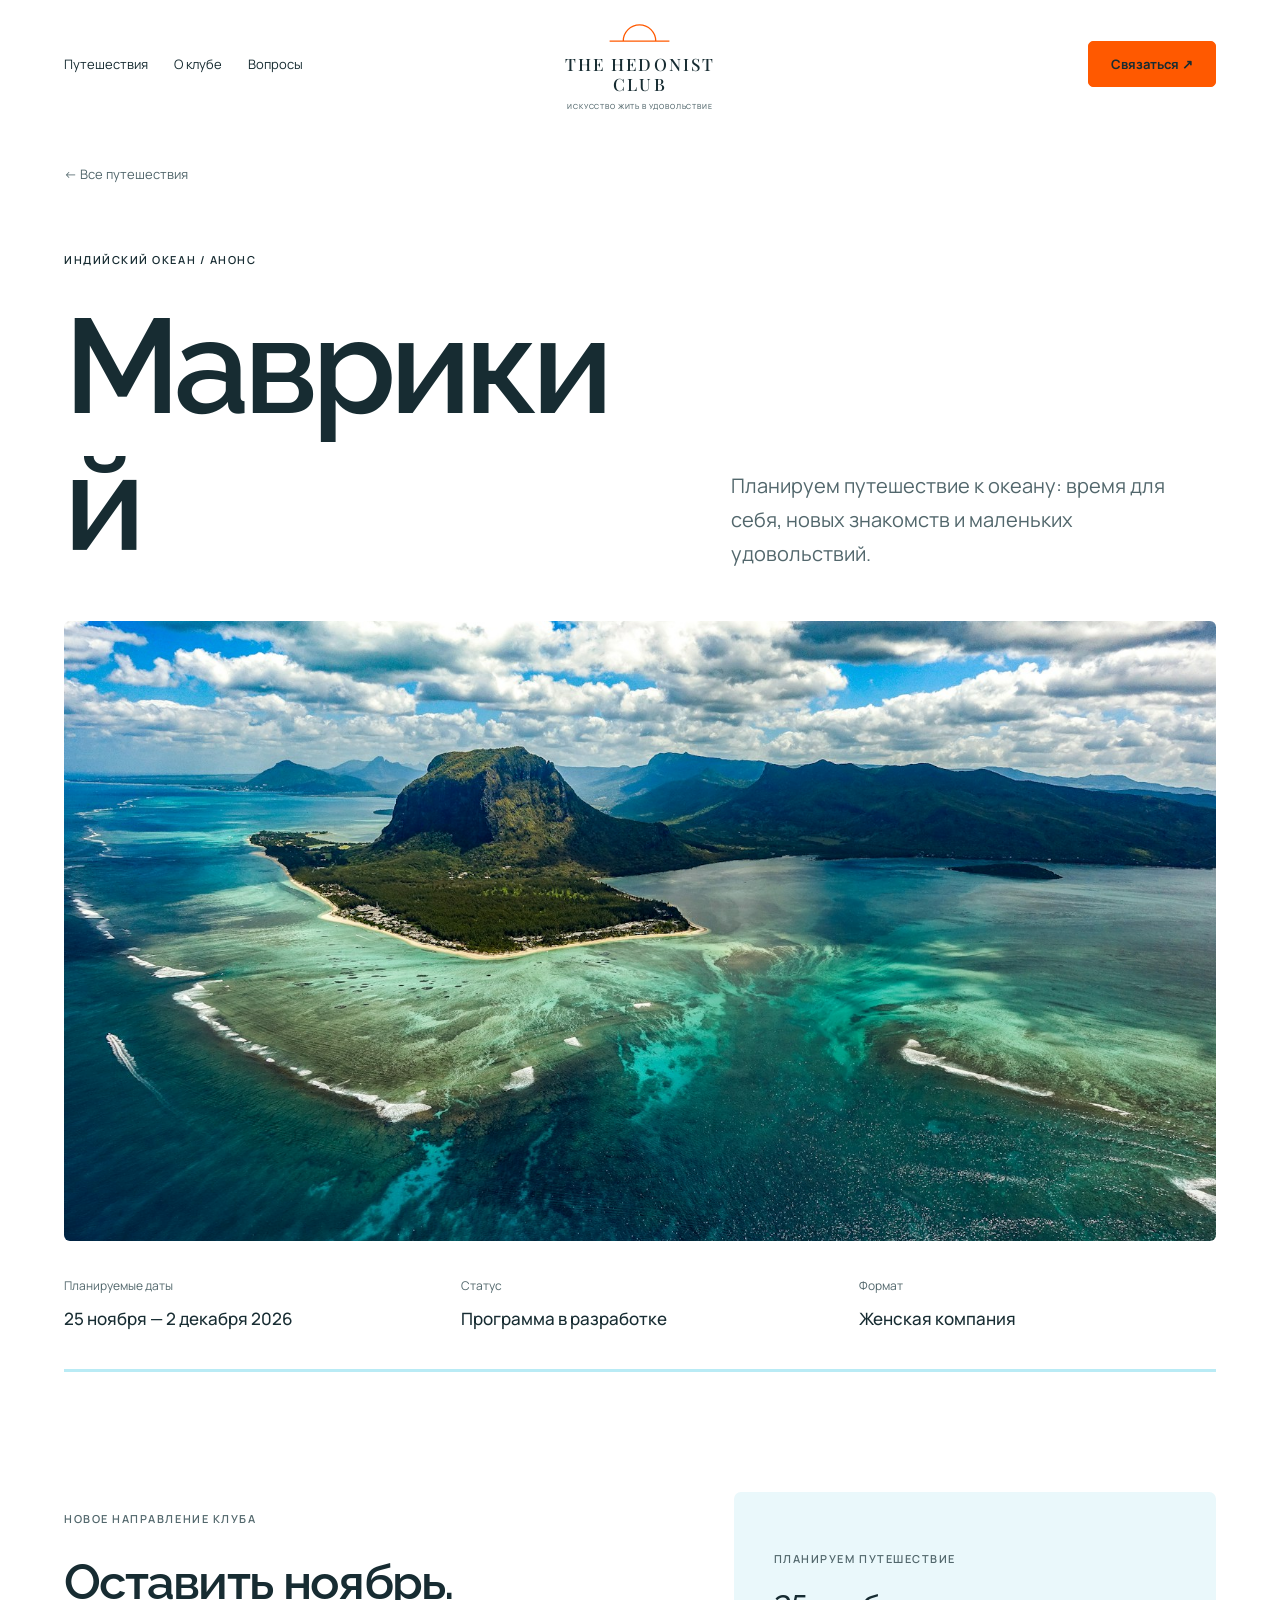
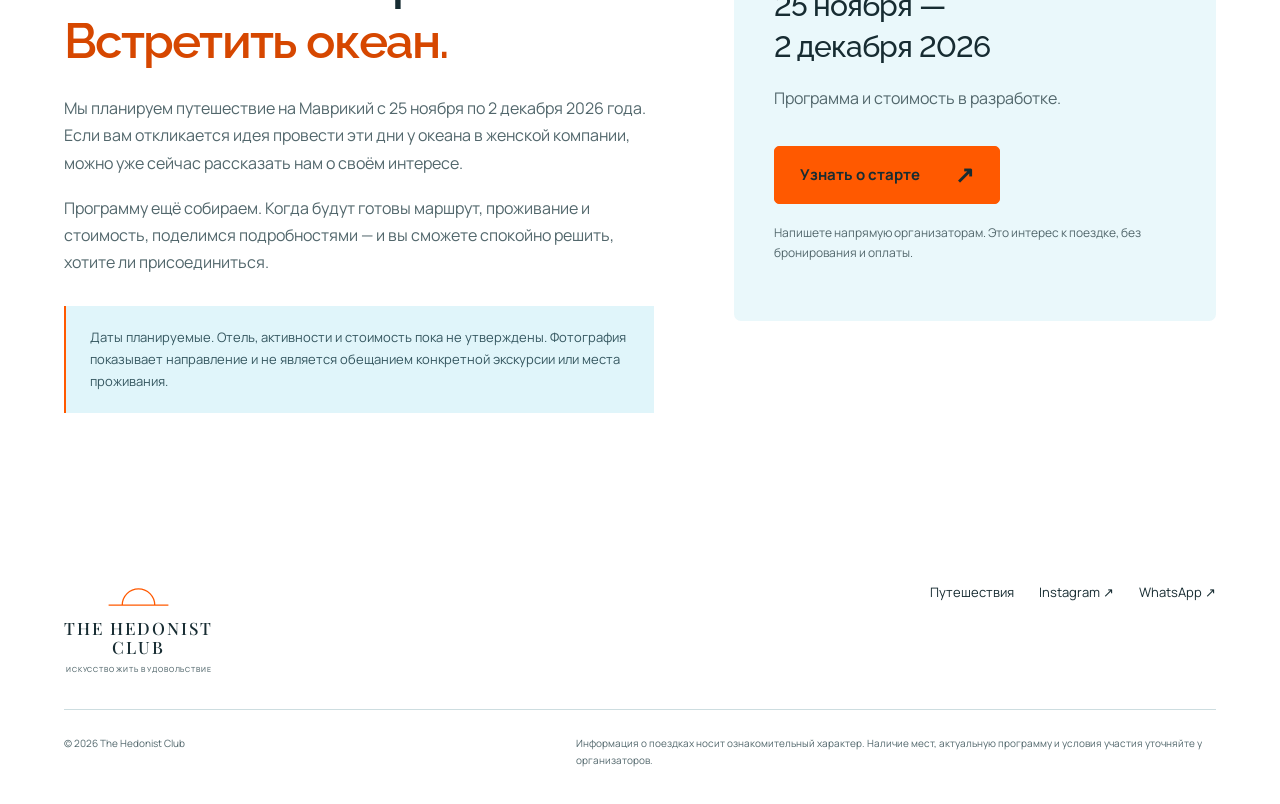
<file: mauritius.html>
<!doctype html><html lang="ru"><head><meta charset="utf-8"><meta name="viewport" content="width=device-width,initial-scale=1"><title>Маврикий — The Hedonist Club</title><meta name="description" content="Планируем путешествие к океану: время для себя, новых знакомств и маленьких удовольствий."><meta name="theme-color" content="#ff5900"><link rel="icon" href="favicon.svg" type="image/svg+xml"><link rel="stylesheet" href="site.css"><link rel="stylesheet" href="light.css"><link rel="canonical" href="https://hedonistclub.kz/mauritius.html"></head><body><a class="skip" href="#main">Перейти к содержанию</a><div class="wrap"><nav class="nav" aria-label="Основная навигация"><div class="nav-links"><a href="index.html#journeys">Путешествия</a><a href="index.html#about">О клубе</a><a href="index.html#faq">Вопросы</a></div><a class="wordmark" href="index.html" aria-label="The Hedonist Club — на главную"><svg class="sun" viewBox="0 0 100 42" fill="none" aria-hidden="true"><path d="M4 35h92M25 35a25 25 0 0 1 50 0" stroke="currentColor" stroke-width="2"/></svg><span>THE HEDONIST<br>CLUB</span><small>ИСКУССТВО ЖИТЬ В УДОВОЛЬСТВИЕ</small></a><a class="nav-end" href="index.html#contact">Связаться ↗</a></nav></div><main class="wrap" id="main"><div class="detail-intro"><a class="back" href="index.html#journeys">← Все путешествия</a><header class="detail-title"><div><span class="label">Индийский океан / Анонс</span><h1>Маврикий</h1></div><p>Планируем путешествие к океану: время для себя, новых знакомств и маленьких удовольствий.</p></header><img class="detail-cover" src="assets/mauritius.jpg" alt="Лагуна Маврикия у горы Ле-Морн" fetchpriority="high"><div class="facts"><div><small>Планируемые даты</small><b>25 ноября — 2 декабря 2026</b></div><div><small>Статус</small><b>Программа в разработке</b></div><div><small>Формат</small><b>Женская компания</b></div></div></div><section class="detail-body section"><div><p class="label">Новое направление клуба</p><h2>Оставить ноябрь.<br><em>Встретить океан.</em></h2><p>Мы планируем путешествие на Маврикий с 25 ноября по 2 декабря 2026 года. Если вам откликается идея провести эти дни у океана в женской компании, можно уже сейчас рассказать нам о своём интересе.</p><p>Программу ещё собираем. Когда будут готовы маршрут, проживание и стоимость, поделимся подробностями — и вы сможете спокойно решить, хотите ли присоединиться.</p><div class="notice">Даты планируемые. Отель, активности и стоимость пока не утверждены. Фотография показывает направление и не является обещанием конкретной экскурсии или места проживания.</div></div><aside class="price-box"><p class="label">Планируем путешествие</p><h3 style="margin-top:16px">25 ноября —<br>2 декабря 2026</h3><p>Программа и стоимость в разработке.</p><a class="btn" href="https://wa.me/77772993881?text=%D0%97%D0%B4%D1%80%D0%B0%D0%B2%D1%81%D1%82%D0%B2%D1%83%D0%B9%D1%82%D0%B5%21%20%D0%A5%D0%BE%D1%87%D1%83%20%D1%83%D0%B7%D0%BD%D0%B0%D1%82%D1%8C%20%D0%BE%20%D1%81%D1%82%D0%B0%D1%80%D1%82%D0%B5%20%D0%BF%D0%BE%D0%B5%D0%B7%D0%B4%D0%BA%D0%B8%20%D0%BD%D0%B0%20%D0%9C%D0%B0%D0%B2%D1%80%D0%B8%D0%BA%D0%B8%D0%B9%2025%20%D0%BD%D0%BE%D1%8F%D0%B1%D1%80%D1%8F%20%E2%80%94%202%20%D0%B4%D0%B5%D0%BA%D0%B0%D0%B1%D1%80%D1%8F%202026.%20%D0%A1%D0%BE%D0%BE%D0%B1%D1%89%D0%B8%D1%82%D0%B5%2C%20%D0%BF%D0%BE%D0%B6%D0%B0%D0%BB%D1%83%D0%B9%D1%81%D1%82%D0%B0%2C%20%D0%BA%D0%BE%D0%B3%D0%B4%D0%B0%20%D0%B1%D1%83%D0%B4%D1%83%D1%82%20%D0%B3%D0%BE%D1%82%D0%BE%D0%B2%D1%8B%20%D0%BF%D1%80%D0%BE%D0%B3%D1%80%D0%B0%D0%BC%D0%BC%D0%B0%20%D0%B8%20%D1%81%D1%82%D0%BE%D0%B8%D0%BC%D0%BE%D1%81%D1%82%D1%8C." target="_blank" rel="noopener">Узнать о старте <span aria-hidden="true">↗</span></a><p style="font-size:12px;margin-top:19px">Напишете напрямую организаторам. Это интерес к поездке, без бронирования и оплаты.</p></aside></section></main><footer class="footer wrap"><div class="footer-top"><a class="wordmark" href="index.html" aria-label="The Hedonist Club — на главную"><svg class="sun" viewBox="0 0 100 42" fill="none" aria-hidden="true"><path d="M4 35h92M25 35a25 25 0 0 1 50 0" stroke="currentColor" stroke-width="2"/></svg><span>THE HEDONIST<br>CLUB</span><small>ИСКУССТВО ЖИТЬ В УДОВОЛЬСТВИЕ</small></a><div class="footer-links"><a href="index.html#journeys">Путешествия</a><a href="https://www.instagram.com/thehedonist.club" target="_blank" rel="noopener">Instagram ↗</a><a href="https://wa.me/77772993881" target="_blank" rel="noopener">WhatsApp ↗</a></div></div><div class="footer-note"><span>© 2026 The Hedonist Club</span><p>Информация о поездках носит ознакомительный характер. Наличие мест, актуальную программу и условия участия уточняйте у организаторов.</p></div></footer></body></html>
</file>
<file: site.css>
@import url('https://fonts.googleapis.com/css2?family=Manrope:wght@400;500;600;700;800&family=Raleway:wght@400;500;600&family=Playfair+Display:wght@500&display=swap');
:root{--paper:#111110;--ink:#f7f7f5;--rust:#ff6b00;--line:#403b36;--muted:#bcb6b0;--serif:Manrope,Arial,sans-serif;--sans:Manrope,Arial,sans-serif}*{box-sizing:border-box}html{scroll-behavior:smooth;scroll-padding-top:25px}body{margin:0;background:var(--paper);color:var(--ink);font:16px/1.7 var(--sans)}a{color:inherit;text-decoration:none}img{display:block;width:100%;object-fit:cover}h1,h2,h3,p,figure{margin:0}h1,h2,h3{font-weight:600;line-height:1.02;letter-spacing:-.065em}h2{font-size:clamp(45px,6.8vw,100px)}h3{font-size:34px}em{font-style:normal;font-weight:inherit;color:#ff8a24}a:focus-visible,summary:focus-visible{outline:3px solid #ffb778;outline-offset:7px}.wrap{max-width:1600px;margin:auto;padding:0 64px}.label{text-transform:uppercase;font-size:11px;letter-spacing:.14em;font-weight:600}.muted{color:var(--muted)}.skip{position:fixed;top:-100px;left:20px;padding:10px;background:var(--paper);z-index:50}.skip:focus{top:10px}.nav{height:96px;display:grid;grid-template-columns:1fr auto 1fr;align-items:center;gap:28px}.nav-links{display:flex;gap:26px;font-size:13px}.nav-end{justify-self:end;border:1px solid #81776e;padding:11px 22px;border-radius:5px;font-size:13px;font-weight:600}.nav-end:hover{background:white;color:#111}.wordmark{font-weight:800;font-size:17px;letter-spacing:-.045em;line-height:1.3}.wordmark small{display:block;font-size:8px;font-weight:500;letter-spacing:.14em;margin-top:7px;color:var(--muted)}.sun{width:60px;height:32px;display:block;color:var(--ink);margin:auto}.new-hero{position:relative;min-height:710px;height:calc(100svh - 96px);max-height:1000px;display:flex;align-items:center;overflow:hidden;background:#211c18}.hero-copy{position:relative;z-index:2;width:100%;padding:68px 7vw}.hero-copy .label{margin-bottom:43px}.hero-copy h1{font-size:clamp(66px,9.6vw,155px);font-weight:600;line-height:1.03;letter-spacing:-.075em;text-shadow:0 2px 35px #0002}.hero-copy h1 span{color:#fff}.hero-description{font-size:19px;line-height:1.5;margin:30px 0;color:#f2efeb}.hero-footnote{font-size:12px;margin-top:20px;color:#e2ddd7}.hero-image{position:absolute;inset:0}.hero-image:after{content:'';position:absolute;inset:0;background:linear-gradient(90deg,#140e09bd 0%,#140e093a 75%),linear-gradient(0deg,#140e0999,transparent 65%)}.hero-image img{height:100%;object-position:center 58%}.image-sticker{display:none}.image-caption{position:absolute;z-index:1;bottom:30px;right:40px;font-size:10px;letter-spacing:.14em;writing-mode:vertical-rl}.btn{display:inline-flex;align-items:center;justify-content:space-between;gap:35px;min-height:58px;padding:16px 25px;background:var(--rust);border:1px solid var(--rust);border-radius:5px;color:#1b1713;font-size:15px;line-height:1.45;font-weight:700;transition:background .2s,transform .2s}.btn span{font-size:23px;line-height:1}.btn:hover{background:#ff8a24;border-color:#ff8a24;transform:translateY(-2px)}.btn-lime{background:white;border-color:white;color:#1a1714}.btn-lime:hover{background:#ffd4b2;border-color:#ffd4b2}.ribbon{display:flex;justify-content:space-around;align-items:center;gap:25px;padding:23px 35px;background:#1e1d1b;font-size:12px;letter-spacing:.12em;font-weight:600}.ribbon b{color:#ff6b00;font-size:25px}.section{padding-top:120px;padding-bottom:120px}.section-head{display:flex;justify-content:space-between;align-items:flex-end;gap:50px;margin-bottom:55px}.section-head .label{color:var(--muted);margin-bottom:25px}.section-head>p{color:var(--muted);max-width:350px}.trip-grid{display:grid;gap:65px}.trip{position:relative}.trip-photo{height:580px;overflow:hidden;position:relative;background:#2d2925;border-radius:7px}.trip-photo:after{content:'';position:absolute;inset:0;background:linear-gradient(0deg,#120d08c4,transparent 65%);pointer-events:none}.trip-photo img{height:100%;transition:transform .7s;object-position:center 55%}.trip-photo:hover img{transform:scale(1.025)}.badge{position:absolute;left:30px;top:28px;padding:7px 14px;background:#1117;border:1px solid #fff6;backdrop-filter:blur(6px);border-radius:30px;font-size:11px;z-index:2}.trip-meta{position:absolute;left:40px;right:40px;top:370px;display:flex;gap:24px;font-size:12px;letter-spacing:.12em;text-transform:uppercase;pointer-events:none}.trip h3{position:absolute;left:36px;top:408px;font-size:clamp(60px,8.8vw,140px);font-weight:500;line-height:1.1;letter-spacing:-.075em}.trip>p{font-size:16px;color:var(--muted);max-width:660px;min-height:70px;margin-top:24px;padding-right:25px}.trip-bottom{display:flex;justify-content:space-between;align-items:center;gap:25px;border-bottom:1px solid var(--line);padding:22px 0 30px}.trip-bottom>b{font-size:12px;color:var(--muted);font-weight:500}.trip-bottom>a{display:inline-flex;background:white;color:#1b1713;padding:13px 23px;border-radius:5px;font-weight:700;font-size:14px;transition:background .2s}.trip-bottom>a:hover{background:#ff8a24}.manifesto{background:#ff6b00;color:#1b1713}.manifesto .label{margin-bottom:35px}.manifesto h2{font-size:clamp(58px,8.4vw,133px);font-weight:700;letter-spacing:-.07em}.manifesto em{color:#351b0a}.manifesto-bottom{display:grid;grid-template-columns:1.2fr 1fr;gap:90px;margin-top:50px}.manifesto-bottom p{max-width:590px;font-size:17px;line-height:1.75}.manifesto-bottom .signature{font-size:28px;line-height:1.35;letter-spacing:-.04em;align-self:end;max-width:360px}.reasons{display:grid;grid-template-columns:1fr 1fr;gap:0 75px;margin-top:60px}.reason{display:grid;grid-template-columns:38px 1fr;gap:16px;padding:36px 0;border-top:1px solid var(--line)}.reason>span{font-size:12px;color:#ff8a24;padding-top:6px}.reason h3{font-size:32px;line-height:1.15;letter-spacing:-.05em;margin-bottom:17px}.reason p{font-size:15px;color:var(--muted)}.moments{display:grid;grid-template-columns:1fr 1fr;gap:75px;align-items:center}.moments>figure>img{height:650px;border-radius:7px}.moments .label{margin-bottom:25px;color:var(--muted)}.moments h2{font-size:clamp(42px,4.5vw,69px);margin-bottom:28px}.moments p{font-size:15px;color:var(--muted);margin-bottom:18px}.mini-moment{width:72%;margin:35px 0 0 auto}.mini-moment img{height:235px;border-radius:5px}.mini-moment figcaption{font-size:10px;color:var(--muted);margin-top:10px}.faq-section{display:grid;grid-template-columns:.9fr 1.1fr;gap:75px;border-top:1px solid var(--line)}.faq-section .label{margin-bottom:25px;color:var(--muted)}details{border-bottom:1px solid var(--line)}summary{cursor:pointer;list-style:none;font-size:18px;line-height:1.4;font-weight:500;position:relative;padding:25px 35px 25px 0}summary::-webkit-details-marker{display:none}summary:after{content:'+';position:absolute;right:0;top:20px;font-size:28px;color:#ff8a24}details[open] summary:after{content:'−'}details p{padding:0 30px 25px 0;color:var(--muted);font-size:15px}.contact{background:#f2f2f0;color:#191714;text-align:center}.contact .sun{color:#ff6b00}.contact .label{color:#56504a}.contact h2{font-size:clamp(65px,10vw,160px);margin:30px auto}.contact h2 em{color:#ce4d00}.contact p{max-width:590px;color:#625b54;margin:0 auto 30px}.contact .after{font-size:12px;margin:20px auto 0}.footer{padding-top:48px;padding-bottom:35px}.footer-top,.footer-note{display:flex;justify-content:space-between;gap:40px}.footer-links{display:flex;gap:25px;font-size:13px}.footer-note{font-size:10px;color:var(--muted);border-top:1px solid var(--line);margin-top:35px;padding-top:25px}.footer-note p{max-width:640px}.detail-intro{padding-top:25px}.back{font-size:13px;color:var(--muted);display:inline-block;padding:10px 0}.detail-title{display:grid;grid-template-columns:1.1fr .9fr;gap:75px;align-items:end;padding:50px 0}.detail-title h1{font-size:clamp(75px,10vw,155px);margin:25px 0 0;line-height:1.08;letter-spacing:-.075em;font-weight:600;overflow-wrap:anywhere}.detail-title p{font-size:20px;color:var(--muted);max-width:540px}.detail-title .btn{margin-top:28px}.detail-cover{height:620px;border-radius:6px}.facts{display:grid;grid-template-columns:repeat(3,1fr);gap:40px;padding:35px 0;border-bottom:1px solid var(--line)}.facts small,.facts span{display:block;font-size:12px;color:var(--muted);margin-bottom:8px}.facts b{font-size:17px;font-weight:500}.detail-body{display:grid;grid-template-columns:1.1fr .9fr;gap:80px}.detail-body h2{font-size:clamp(42px,4.7vw,72px);margin:25px 0}.detail-body p{color:var(--muted);margin:18px 0}.price-box{background:#27231f;border-radius:7px;padding:40px;align-self:start}.price-box h3{font-size:37px;line-height:1.2;margin:18px 0}.price-box .btn{margin-top:15px}.notice{font-size:13px;padding:20px 24px;border-left:2px solid #ff8a24;background:#23211e;margin-top:30px;color:var(--muted)}.eyebrow{font-size:11px;letter-spacing:.14em;text-transform:uppercase;color:var(--muted);margin-bottom:25px}.eyebrow .n{margin-right:15px}.legacy .day{display:grid;grid-template-columns:95px 1fr .8fr;gap:40px;padding:38px 0;border-top:1px solid var(--line);align-items:start}.day-mark .num{font-size:47px;letter-spacing:-.06em;display:block}.day-mark .date{font-size:11px;color:var(--muted)}.day h3{font-size:31px;line-height:1.15}.day-list{padding-left:19px;color:var(--muted);font-size:14px;line-height:1.8}.day-photo img{height:320px;border-radius:6px}.tags{display:flex;flex-wrap:wrap;gap:7px}.tag{border:1px solid var(--line);border-radius:25px;font-size:10px;padding:5px 12px}.note{font-size:13px;color:var(--muted);margin-top:25px}.twocol{display:grid;grid-template-columns:1fr 1fr;gap:65px;margin-bottom:45px}.lede{color:var(--muted);font-size:16px}.mosaic{display:grid;grid-template-columns:repeat(3,1fr);gap:17px}.mo{position:relative;overflow:hidden;border-radius:5px}.mo img{height:300px}.mo-wide{grid-column:1/-1}.mo-wide img{height:450px}.cap{position:absolute;bottom:0;left:0;right:0;padding:30px 18px 14px;background:linear-gradient(transparent,#000b);font-size:12px}.villa-section{background:#1d1c1a}.place-grid{display:grid;grid-template-columns:repeat(3,1fr);gap:25px}.place-grid img{height:330px;border-radius:5px}.place-grid figcaption{font-size:12px;margin-top:9px;color:var(--muted)}.included-grid{display:grid;grid-template-columns:1fr 1fr;gap:75px;margin-top:45px}.included-grid h4{font-size:22px;margin:0 0 20px}.included-grid ul{padding-left:20px;color:var(--muted);font-size:15px}.included-grid li{margin-bottom:12px}
@media(min-width:1700px){.hero-copy{max-width:1600px;margin:auto}}@media(max-width:1050px){.wrap{padding:0 32px}.nav{gap:15px}.nav-links{gap:15px}.wordmark{font-size:15px}.hero-copy{padding:60px 5vw}.new-hero{min-height:650px}.trip-photo{height:500px}.trip-meta{top:325px}.trip h3{top:365px}.moments{gap:35px}.manifesto-bottom,.detail-body,.faq-section{gap:40px}.legacy .day{gap:25px;grid-template-columns:75px 1fr .7fr}.mosaic{grid-template-columns:repeat(2,1fr)}.place-grid{grid-template-columns:repeat(2,1fr)}.detail-title{gap:35px}.section{padding-top:90px;padding-bottom:90px}}
@media(max-width:650px){body{font-size:15px}.wrap{padding:0 22px}.nav{height:auto;min-height:105px;grid-template-columns:1fr auto;gap:15px;padding:19px 0}.nav .wordmark{grid-row:1;grid-column:1;max-width:195px;font-size:15px}.nav .wordmark small{font-size:7px;line-height:1.6}.nav-links{grid-row:2;grid-column:1/-1;justify-content:space-between;padding-top:5px;font-size:12px}.nav-end{grid-column:2;grid-row:1;padding:9px 14px;font-size:12px}.new-hero{height:690px;min-height:0;max-height:none;align-items:center}.hero-copy{padding:38px 23px}.hero-copy .label{font-size:9px;line-height:1.6;max-width:240px;margin-bottom:36px}.hero-copy h1{font-size:clamp(48px,12.6vw,81px);letter-spacing:-.07em;line-height:1.05}.hero-description{font-size:16px;margin:28px 0}.hero-copy .btn{min-width:205px}.hero-footnote{font-size:10px}.hero-image img{object-position:63% center}.hero-image:after{background:linear-gradient(90deg,#140e09b3,#140e0960),linear-gradient(0deg,#140e0999,transparent)}.image-caption{right:15px;font-size:8px;bottom:20px;writing-mode:initial}.ribbon{padding:16px 20px;font-size:9px;gap:12px;flex-wrap:wrap}.ribbon span:last-of-type,.ribbon b:last-child{display:none}.ribbon b{font-size:20px}.section{padding-top:70px;padding-bottom:70px}h2{font-size:clamp(38px,10vw,66px);line-height:1.05}.section-head{display:block;margin-bottom:30px}.section-head .label{font-size:10px;margin-bottom:20px}.section-head>p{font-size:14px;margin-top:25px}.trip-grid{gap:40px}.trip-photo{height:440px}.badge{left:18px;top:18px;font-size:9px;padding:6px 10px}.trip-meta{left:20px;right:16px;top:294px;display:block;font-size:9px;line-height:1.7;letter-spacing:.1em}.trip-meta span{display:block}.trip h3{left:17px;top:354px;font-size:clamp(39px,10.7vw,65px);letter-spacing:-.07em;line-height:1.12}.trip>p{font-size:14px;margin-top:18px;padding:0;min-height:0}.trip-bottom{padding:20px 0;flex-wrap:wrap;gap:15px}.trip-bottom>b{font-size:11px}.trip-bottom>a{font-size:12px;min-height:47px;padding:12px 17px}.manifesto h2{font-size:clamp(44px,11.6vw,75px)}.manifesto-bottom{grid-template-columns:1fr;gap:25px;margin-top:30px}.manifesto-bottom p{font-size:15px}.manifesto-bottom .signature{font-size:24px}.reasons{grid-template-columns:1fr;margin-top:35px}.reason{gap:10px;grid-template-columns:27px 1fr;padding:27px 0}.reason h3{font-size:27px;line-height:1.15}.reason p{font-size:14px}.moments{grid-template-columns:1fr;gap:35px}.moments>figure>img{height:460px}.moments h2{font-size:40px}.moments .label{font-size:9px}.mini-moment{width:85%;margin-top:28px}.mini-moment img{height:210px}.faq-section{grid-template-columns:1fr;gap:25px}.faq-section h2{font-size:55px}summary{font-size:16px;padding-top:22px;padding-bottom:22px}details p{font-size:14px}.contact h2{font-size:clamp(62px,17vw,95px)}.contact p{font-size:14px}.btn{font-size:14px;min-height:56px;padding:15px 20px;gap:24px}.footer{padding-top:35px;padding-bottom:28px}.footer-top,.footer-note{flex-direction:column;gap:25px}.footer-links{gap:20px;flex-wrap:wrap;font-size:12px}.detail-title{grid-template-columns:1fr;gap:25px;padding:30px 0}.detail-title h1{font-size:clamp(57px,14.9vw,100px);margin-top:20px}.detail-title p{font-size:17px}.detail-cover{height:410px}.facts{grid-template-columns:1fr;gap:22px;padding:28px 0}.facts b{font-size:16px}.detail-body{grid-template-columns:1fr;gap:30px}.detail-body h2{font-size:43px}.price-box{padding:25px}.price-box h3{font-size:32px}.price-box .btn{font-size:13px}.legacy .day{grid-template-columns:1fr;gap:20px}.day-mark{display:flex;align-items:center;gap:20px}.day-mark .num{font-size:40px}.day h3{font-size:29px}.day-photo img{height:340px}.legacy .h2{font-size:40px}.twocol{grid-template-columns:1fr;gap:25px}.mosaic{gap:12px}.mo img{height:190px}.mo-wide img{height:270px}.cap{font-size:10px;padding-left:12px}.place-grid{grid-template-columns:1fr;gap:28px}.place-grid img{height:370px}.included-grid{grid-template-columns:1fr;gap:30px}.note{font-size:12px}.legacy .eyebrow{font-size:10px}.detail-intro{padding-top:15px}}@media(prefers-reduced-motion:reduce){html{scroll-behavior:auto}*{transition:none!important}}

/* Expressive Cyrillic display face; the original sunset lockup stays distinct. */
:root{--display:'Raleway',Manrope,sans-serif}
h1,h2,h3{font-family:var(--display);letter-spacing:-.045em;font-weight:500}
.hero-copy h1{font-size:clamp(62px,7.7vw,126px);font-weight:500;letter-spacing:-.055em;line-height:1.14}
h2{font-size:clamp(42px,5.8vw,84px);line-height:1.12}
.manifesto h2{font-size:clamp(48px,7vw,108px);font-weight:500;letter-spacing:-.055em}
.trip h3{font-family:var(--display);font-size:clamp(50px,7vw,112px);letter-spacing:-.05em;top:416px}
.reason h3{font-size:27px;letter-spacing:-.035em;line-height:1.3}
.moments h2{font-size:clamp(34px,3.5vw,54px);line-height:1.22}
.contact h2{font-size:clamp(50px,8vw,125px)}
.detail-title h1{font-size:clamp(60px,7.8vw,122px);letter-spacing:-.06em;line-height:1.15}
.detail-body h2{font-size:clamp(36px,3.8vw,58px);line-height:1.2}
.price-box h3{font-size:30px;line-height:1.35}
.day h3{font-size:25px;line-height:1.3}
.nav{height:128px}
.wordmark{display:flex;flex-direction:column;align-items:center;text-align:center;gap:8px;letter-spacing:.12em;font-family:'Playfair Display',Georgia,serif;font-size:17px;font-weight:500;line-height:1.15}
.wordmark .sun{color:#ff6b00;width:65px;height:30px;margin:0}
.wordmark small{font-family:Manrope,Arial,sans-serif;font-size:7px;letter-spacing:.12em;margin:0}
.new-hero{height:calc(100svh - 128px)}
@media(max-width:1050px){.trip h3{top:375px}.wordmark{font-size:15px}}
@media(max-width:650px){
.nav{height:auto;min-height:148px;padding:14px 0}.nav .wordmark{font-size:14px;max-width:195px;gap:5px;justify-self:start}.nav .wordmark small{font-size:6px;letter-spacing:.06em}.wordmark .sun{width:55px;height:24px}.nav-end{align-self:center}.new-hero{height:670px}
.hero-copy h1{font-size:clamp(34px,9.7vw,61px);line-height:1.18;letter-spacing:-.055em}
h2{font-size:clamp(30px,8.3vw,52px);line-height:1.2}
.trip h3{font-size:clamp(29px,8.4vw,53px);top:360px;line-height:1.2}
.manifesto h2{font-size:clamp(32px,8.9vw,59px);line-height:1.2}
.reason h3{font-size:22px;line-height:1.32}.moments h2{font-size:30px;line-height:1.3}.faq-section h2{font-size:39px}.contact h2{font-size:clamp(42px,11.4vw,66px)}
.detail-title h1{font-size:clamp(40px,10.3vw,65px);line-height:1.2;letter-spacing:-.055em}.detail-body h2{font-size:32px}.price-box h3{font-size:25px}.legacy .h2{font-size:32px;line-height:1.22}.day h3{font-size:23px}
}

/* Ocean panorama and the confirmed Tera Mare property. */
.hero-image img{object-position:50% 56%}.hero-image:after{background:linear-gradient(90deg,#031b2390 0%,#031b2310 85%),linear-gradient(0deg,#03141c75,transparent 65%)}.villa-source{display:inline-block;margin-top:22px;border-bottom:1px solid #ff6b00;font-size:13px;padding-bottom:5px}.kas-page .detail-cover{object-position:50% 60%}
@media(max-width:650px){.hero-image img{object-position:38% center}.hero-image:after{background:linear-gradient(90deg,#021c247d,#021c2430),linear-gradient(0deg,#02141c70,transparent)}.trip:first-child .trip-photo img{object-position:50% center}.kas-page .detail-cover{object-position:50% center}}

/* Round, light display typography inspired by Little Minx. */
h1,h2,h3{font-weight:400;letter-spacing:-.035em;font-variant-numeric:lining-nums}
.hero-copy h1{font-size:clamp(76px,11.4vw,176px);font-weight:400;line-height:.98;letter-spacing:-.055em}
.manifesto h2{font-weight:400;line-height:1.04;letter-spacing:-.04em}
.trip h3{font-size:clamp(64px,9vw,140px);font-weight:400;letter-spacing:-.045em}
.detail-title h1{font-size:clamp(76px,10.5vw,164px);font-weight:400;letter-spacing:-.045em;line-height:1.02}
.reason h3,.day h3,.price-box h3{font-weight:500}
@media(max-width:650px){
.hero-copy h1{font-size:clamp(53px,14.7vw,94px);line-height:1.03;letter-spacing:-.055em}
.trip h3{font-size:clamp(37px,10.5vw,66px);letter-spacing:-.045em}
.detail-title h1{font-size:clamp(52px,14vw,89px);letter-spacing:-.045em}
.manifesto h2{font-size:clamp(37px,10.2vw,67px);line-height:1.1}
}

/* Stronger rounded headings and distinct coastal photography. */
h1,h2,h3,.hero-copy h1,.manifesto h2,.trip h3,.detail-title h1{font-weight:600}
.hero-image img{object-position:62% center}.hero-image:after{background:linear-gradient(90deg,#03232c80,transparent 85%)}
.kas-page .detail-cover{object-position:50% 52%}
@media(max-width:650px){.hero-image img{object-position:64% center}.hero-image:after{background:linear-gradient(90deg,#03232c99,#03232c20)}.trip:first-child .trip-photo img{object-position:44% center}}
</file>
<file: light.css>
/* Alternate palette; the approved dark stylesheet remains untouched. */
:root{--paper:#ffffff;--ink:#172c32;--rust:#ff5900;--line:#cddde0;--muted:#52676c;--sea:#b9ebf5;--sea-soft:#eaf8fb}
body{background:var(--paper);color:var(--ink)}
.nav-end{background:var(--rust);border-color:var(--rust);color:#172c32;font-weight:700}.nav-end:hover{background:#ff7b26;color:#172c32}
.wordmark .sun,.contact .sun{color:var(--rust)}
.new-hero,.trip-meta,.trip h3,.badge,.cap{color:#fff}
.hero-copy .label,.image-caption{color:white}
.btn,.btn-lime,.trip-bottom>a{background:var(--rust);border-color:var(--rust);color:#172c32}
.btn:hover,.btn-lime:hover,.trip-bottom>a:hover{background:#ff7b26;border-color:#ff7b26}
.ribbon{background:var(--sea);color:#174b58}.ribbon b{color:#e94d00}
.manifesto{background:var(--rust);color:#172c32}.manifesto em{color:#fff}
em,.contact h2 em{color:#d64700}
.reason>span{color:#066b83;background:var(--sea);border-radius:50%;width:34px;height:34px;text-align:center;line-height:34px;padding:0}
.reason{gap:18px}
.contact{background:var(--sea);color:#172c32}.contact .label,.contact p{color:#355760}
.price-box,.villa-section{background:var(--sea-soft)}
.notice{background:#e0f5fa;border-color:#ff5900;color:#355760}
summary:after{color:#08718a}
.facts{border-bottom:3px solid var(--sea)}
.footer{background:white}
a:focus-visible,summary:focus-visible{outline-color:#08718a}
@media(max-width:650px){.reason{grid-template-columns:28px 1fr;gap:14px}.reason>span{width:27px;height:27px;line-height:27px}}
</file>
